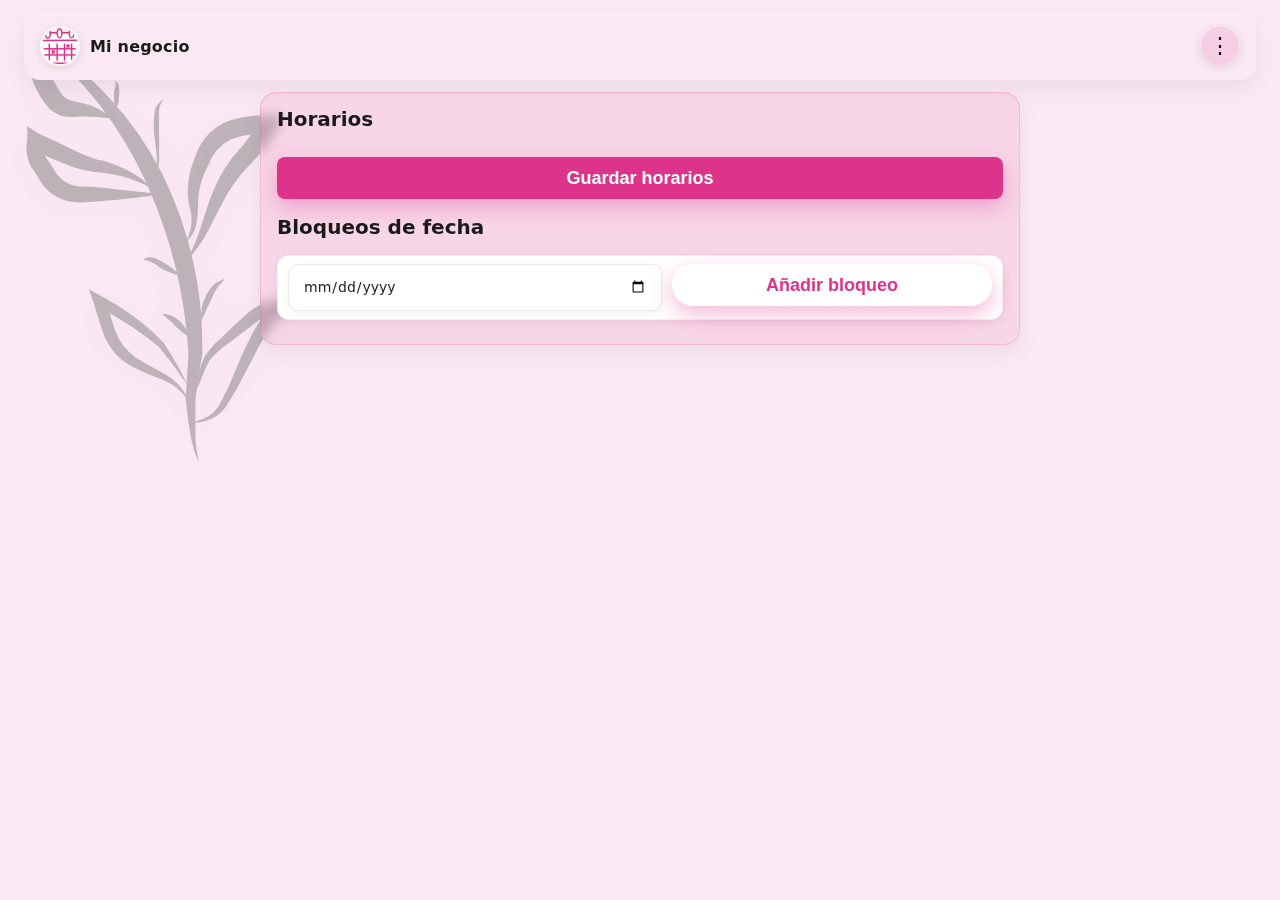
<file: horarios.html>
<!DOCTYPE html>
<html lang="es">
<head>
  <meta charset="UTF-8" />
  <meta name="viewport" content="width=device-width, initial-scale=1" />
  <title>Horarios y bloqueos</title>

  <link rel="stylesheet" href="./css/main.css" />
  <link rel="preconnect" href="https://fonts.googleapis.com">
  <link rel="preconnect" href="https://fonts.gstatic.com" crossorigin>
  <link href="https://fonts.googleapis.com/css2?family=Poppins:wght@400;600;700&display=swap" rel="stylesheet">


 
  
  <meta name="theme-color" content="#DD338B">
  <script src="/js/auth-guard.js"></script>
 
</head>
<body>
  <main class="phone">
    

    <div class="page-cover" id="pageCover" aria-hidden="true"></div>
    <img src="./assets/hojas.svg" alt="" aria-hidden="true" class="leaf leaf--tl">

    <div id="pageCover" class="page-cover" aria-hidden="true"></div>

    <header class="banner" id="banner">
      <div class="banner__row">
        <img id="bizLogo" class="avatar" src="./assets/logo.svg" alt="Logo" />
        <div class="banner__name" id="bizName">Mi negocio</div>

        <button id="menuBtn" class="menu-btn" aria-label="Menú" aria-haspopup="menu" aria-expanded="false">⋮</button>
        <nav id="menuPanel" class="menu-panel" hidden role="menu" aria-labelledby="menuBtn">
          <a role="menuitem" href="./agenda.html">Inicio</a>
          
          <a role="menuitem" href="./ganancias.html">Ingresos</a>
          <a role="menuitem" href="./servicios.html">Servicios</a>
          <a role="menuitem" href="./horarios.html">Horarios y bloqueos</a>
          <a role="menuitem" href="./configuracion.html">Configuración</a>
          <button role="menuitem" type="button" class="menu-logout" data-action="logout">Cerrar sesión</button>
        </nav>
      </div>
    </header>

    <section class="wrap">
      <h2 class="screen-title">Horarios</h2>
      <div id="hours" class="grid-rows"></div>

      <div class="actions">
        <button id="btnSaveHours" class="btn btn-primary" type="button">Guardar horarios</button>
      </div>

      <h2 class="screen-title" style="margin-top:16px">Bloqueos de fecha</h2>
      <div class="blocks">
        <div class="blocks__add">
          <input id="blockDate" class="input input--rect" type="date" />
          <button id="btnAddBlock" class="btn" type="button">Añadir bloqueo</button>
        </div>

        <div id="chips" class="blocks__chips"></div>
      </div>
    </section>

    <div id="toast" class="toast" hidden role="alert" aria-live="assertive"></div>
  </main>

  <script src="https://unpkg.com/@supabase/supabase-js@2"></script>
  <script src="./supabaseClient.js"></script>
  <script src="./js/horarios.js"></script> <!-- ¡LA NUEVA LÍNEA! -->

<script src="./js/main.js?v=1.3" defer></script>
</body>
</html>
</file>
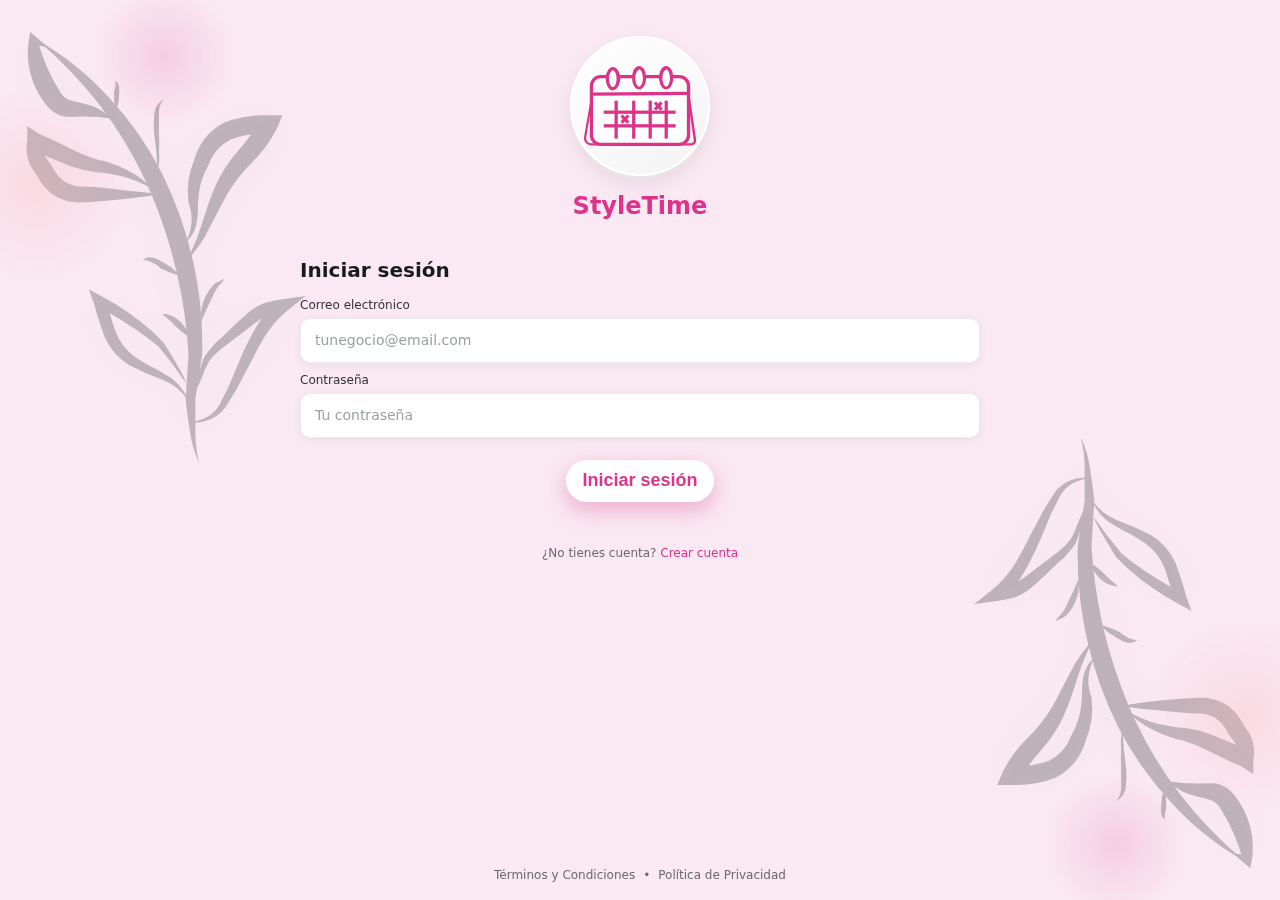
<file: login.html>
<!DOCTYPE html>
<html lang="es">
<head>
  <meta charset="UTF-8" />
  <meta name="viewport" content="width=device-width, initial-scale=1" />
  <title>StyleTime - Iniciar sesión</title>

  <link rel="preconnect" href="https://fonts.googleapis.com">
  <link rel="preconnect" href="https://fonts.gstatic.com" crossorigin>
  <link href="https://fonts.googleapis.com/css2?family=Poppins:wght@400;600;700&display=swap" rel="stylesheet">
  <link rel="stylesheet" href="./css/main.css" />
<!-- ===== PWA / APP INSTALABLE ===== -->
  
  <meta name="theme-color" content="#DD338B">
  
</head>
<body>
  <main class="phone">
    <!-- Hojas decorativas -->
    <img src="./assets/hojas.svg" alt="" aria-hidden="true" class="leaf leaf--tl">
    <img src="./assets/hojas.svg" alt="" aria-hidden="true" class="leaf leaf--br">

    <!-- Nubecitas -->
    <div class="bg-deco bg-deco--tl" aria-hidden="true"></div>
    <div class="bg-deco bg-deco--br" aria-hidden="true"></div>

    <!-- Header compacto -->
    <header class="hero hero--compact">
      <div class="logo-circle">
        <img src="./assets/logo.svg" alt="Logo StyleTime" class="logo-svg" />
      </div>
      <span class="brand">StyleTime</span>
    </header>

    <!-- Contenido -->
    <section class="screen">
      <h1 class="screen-title">Iniciar sesión</h1>

      <!-- 1) Damos id al form -->
      <form id="loginForm" class="form" action="#" method="post" novalidate>
        <div class="field">
          <label for="loginEmail" class="label">Correo electrónico</label>
          <!-- 2) Cambiamos ids a los que usa el script -->
          <input id="loginEmail" name="email" type="email" class="input"
                 placeholder="tunegocio@email.com"
                 autocomplete="email" required />
        </div>

        <div class="field">
          <label for="loginPass" class="label">Contraseña</label>
          <input id="loginPass" name="password" type="password" class="input"
                 placeholder="Tu contraseña"
                 autocomplete="current-password" required />
        </div>

        <div class="actions">
          <button type="submit" class="btn btn-outline">Iniciar sesión</button>
        </div>

        <!-- 3) Agregamos el contenedor de mensajes -->
        <p id="loginMsg" class="form-note"></p>

        <p class="form-note">
          ¿No tienes cuenta? <a href="./registro.html" class="link">Crear cuenta</a>
        </p>
      </form>
    </section>

    <footer class="legal">
      <a href="./terminos.html">Términos y Condiciones</a>
      <span>•</span>
      <a href="./privacidad.html">Política de Privacidad</a>
    </footer>

    <div id="toast" class="toast" hidden role="alert" aria-live="assertive"></div>
  </main>

  

  <!-- Orden correcto de scripts -->
  <script src="https://unpkg.com/@supabase/supabase-js@2"></script>
  <script src="./supabaseClient.js"></script>
  <script src="./js/login.js"></script> <!-- ¡LA NUEVA LÍNEA! -->

<script src="./js/main.js?v=1.3" defer></script>
</body>
</html>
</file>
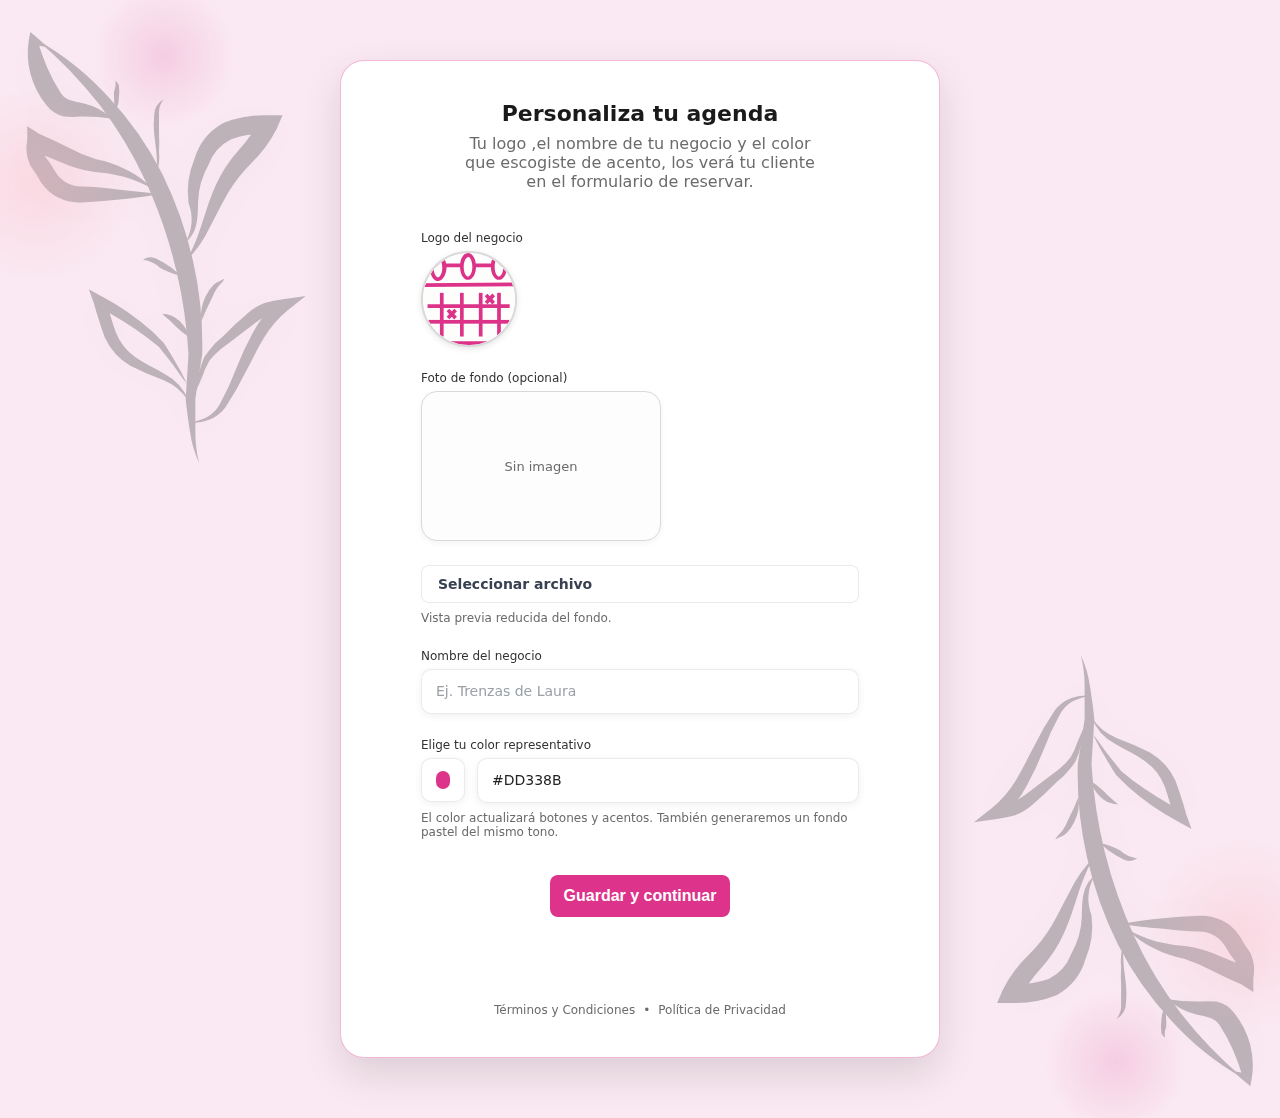
<file: personalizacion.html>
<!DOCTYPE html>
<html lang="es">
<head>
  <meta charset="UTF-8" />
  <meta name="viewport" content="width=device-width, initial-scale=1" />
  <title>StyleTime - Personaliza tu agenda</title>

  <link rel="preconnect" href="https://fonts.googleapis.com">
  <link rel="preconnect" href="https://fonts.gstatic.com" crossorigin>
  <link href="https://fonts.googleapis.com/css2?family=Poppins:wght@400;600;700&display=swap" rel="stylesheet">
  <link rel="stylesheet" href="./css/main.css" />


  <meta name="theme-color" content="#DD338B">
  <script src="/js/auth-guard.js"></script>
  
</head>

<body>
  

  <!-- Hemos cambiado la clase de <main> -->
  <main class="page-container">
    <!-- Las hojas y decoraciones no cambian -->
    <img src="./assets/hojas.svg" alt="" aria-hidden="true" class="leaf leaf--tl">
    <img src="./assets/hojas.svg" alt="" aria-hidden="true" class="leaf leaf--br">
    <div class="bg-deco bg-deco--tl" aria-hidden="true"></div>
    <div class="bg-deco bg-deco--br" aria-hidden="true"></div>

    <!-- NUEVO: Envolvemos el contenido en una tarjeta para el estilo de escritorio -->
    <div class="form-card">
      <section class="screen">
        <h1 class="screen-title">Personaliza tu agenda</h1>
        <p class="subtitle subtitle--muted">Tu logo ,el nombre de tu negocio  y el color que escogiste de acento, los verá tu cliente en el formulario de  reservar.</p>

        <form class="form" action="#" method="post" novalidate>
          <div class="field">
            <label class="label">Logo del negocio</label>
            <div class="customizer-row">
              <div class="logo-picker">
                <img id="logoPreview" src="./assets/logo.svg" alt="Logo del negocio" />
                <input type="file" id="logoInput" accept="image/*" />
              </div>
            </div>
          </div>

          <div class="field">
            <label class="label" for="bgInput">Foto de fondo (opcional)</label>
            <div class="bg-thumb" id="bgThumb">Sin imagen</div>
            <!-- NUEVO: Un label estilizado para el botón de subir archivo -->
            <label for="bgInput" class="btn-file-upload">
              Seleccionar archivo
            </label>
            <input type="file" id="bgInput" accept="image/*" /> <!-- Este se ocultará con CSS -->
            <small class="hint">Vista previa reducida del fondo.</small>
          </div>

          <div class="field">
            <label for="bizName" class="label">Nombre del negocio</label>
            <input id="bizName" name="biz_name" type="text" class="input" placeholder="Ej. Trenzas de Laura" />
          </div>

          <div class="field">
            <label class="label">Elige tu color representativo</label>
            <div class="customizer-row">
              <input type="color" id="colorPicker" class="input color-input" value="#DD338B" />
              <input type="text" id="hexInput" class="input" value="#DD338B" maxlength="9" />
            </div>
            <small class="hint">El color actualizará botones y acentos. También generaremos un fondo pastel del mismo tono.</small>
          </div>

          <div class="actions actions--spaced">
            <!-- CAMBIADO: De un enlace <a> a un botón <button> con una clase primaria -->
            <button type="button" class="btn btn-primary">Guardar y continuar</button>
          </div>
        </form>
      </section>

      <footer class="legal">
        <a href="./terminos.html">Términos y Condiciones</a>
        <span>•</span>
        <a href="./privacidad.html">Política de Privacidad</a>
      </footer>
    </div>
  </main>

  <div id="toast" class="toast" hidden role="alert" aria-live="assertive"></div>

  <script src="https://unpkg.com/@supabase/supabase-js@2"></script>
  <script src="./supabaseClient.js"></script>
  <script src="./js/personalizacion.js"></script>
  <script src="./js/main.js?v=1.3" defer></script>
</body>
</html>
</file>
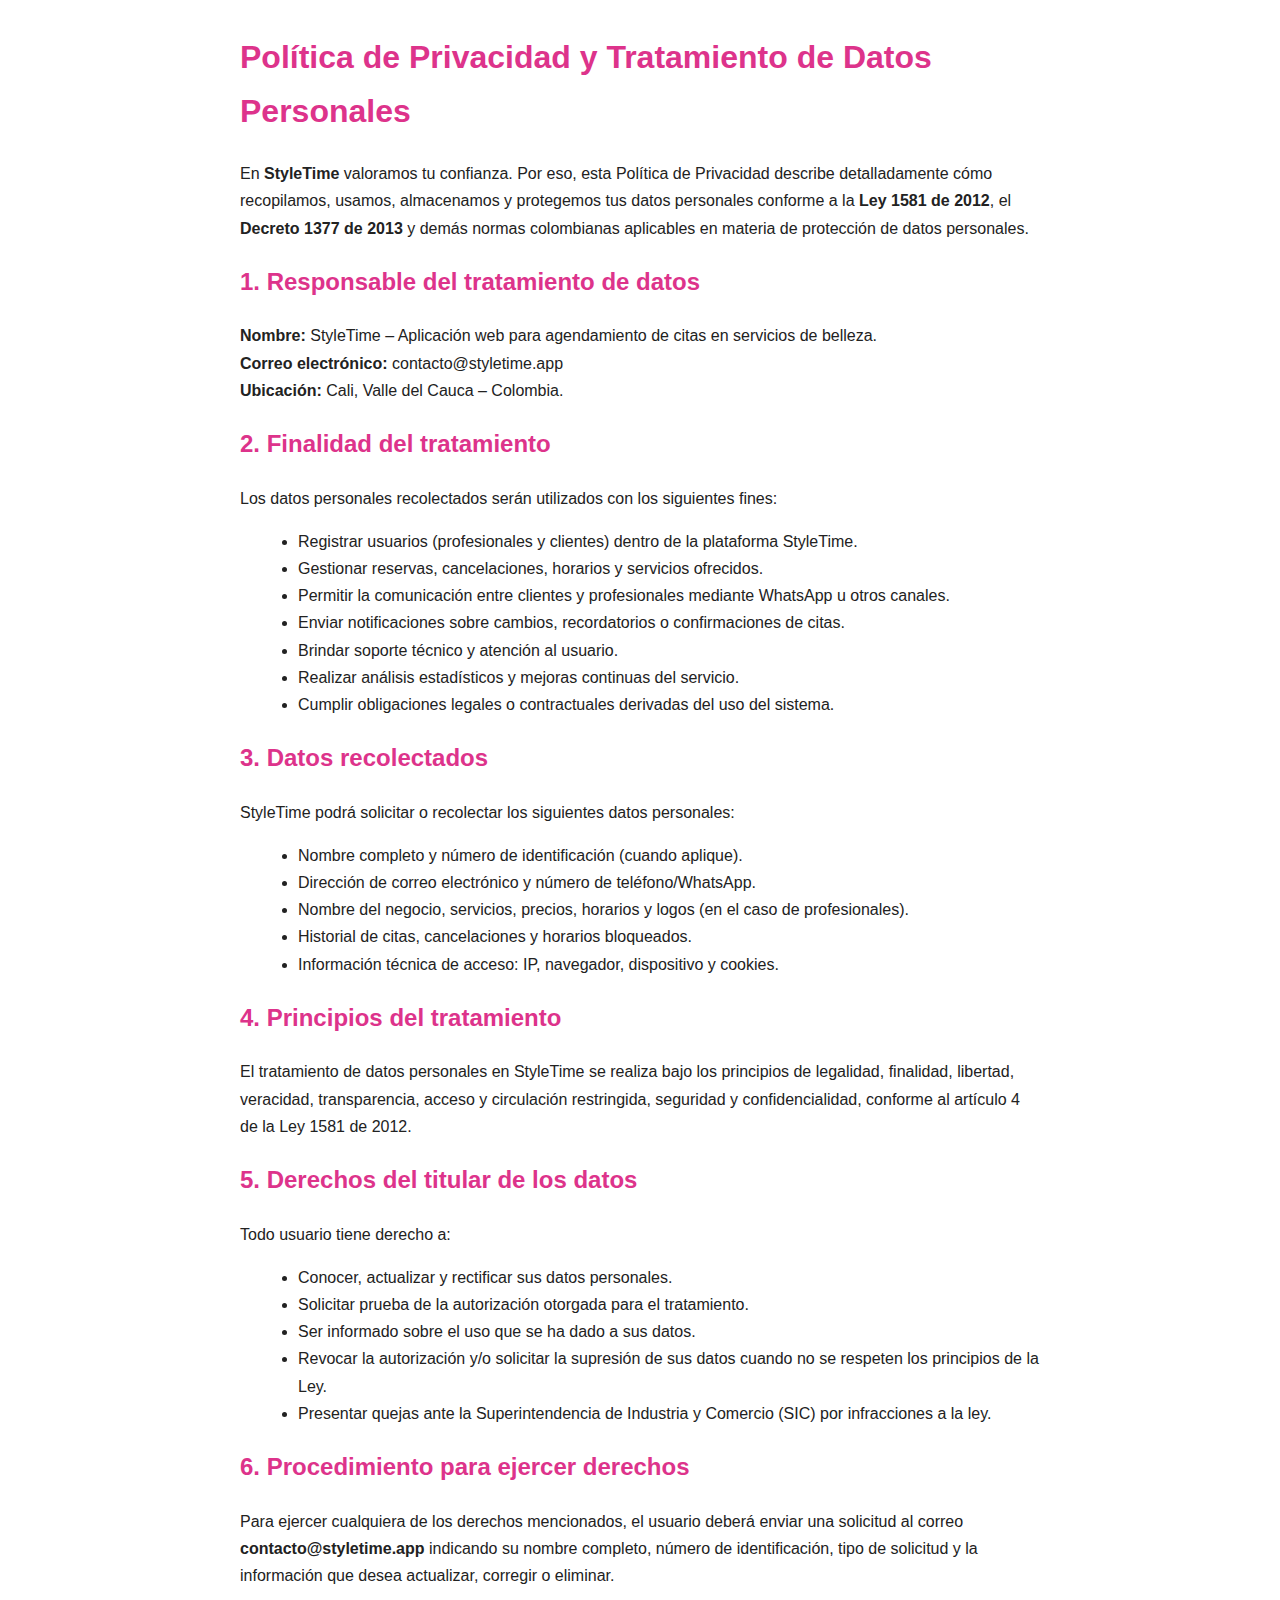
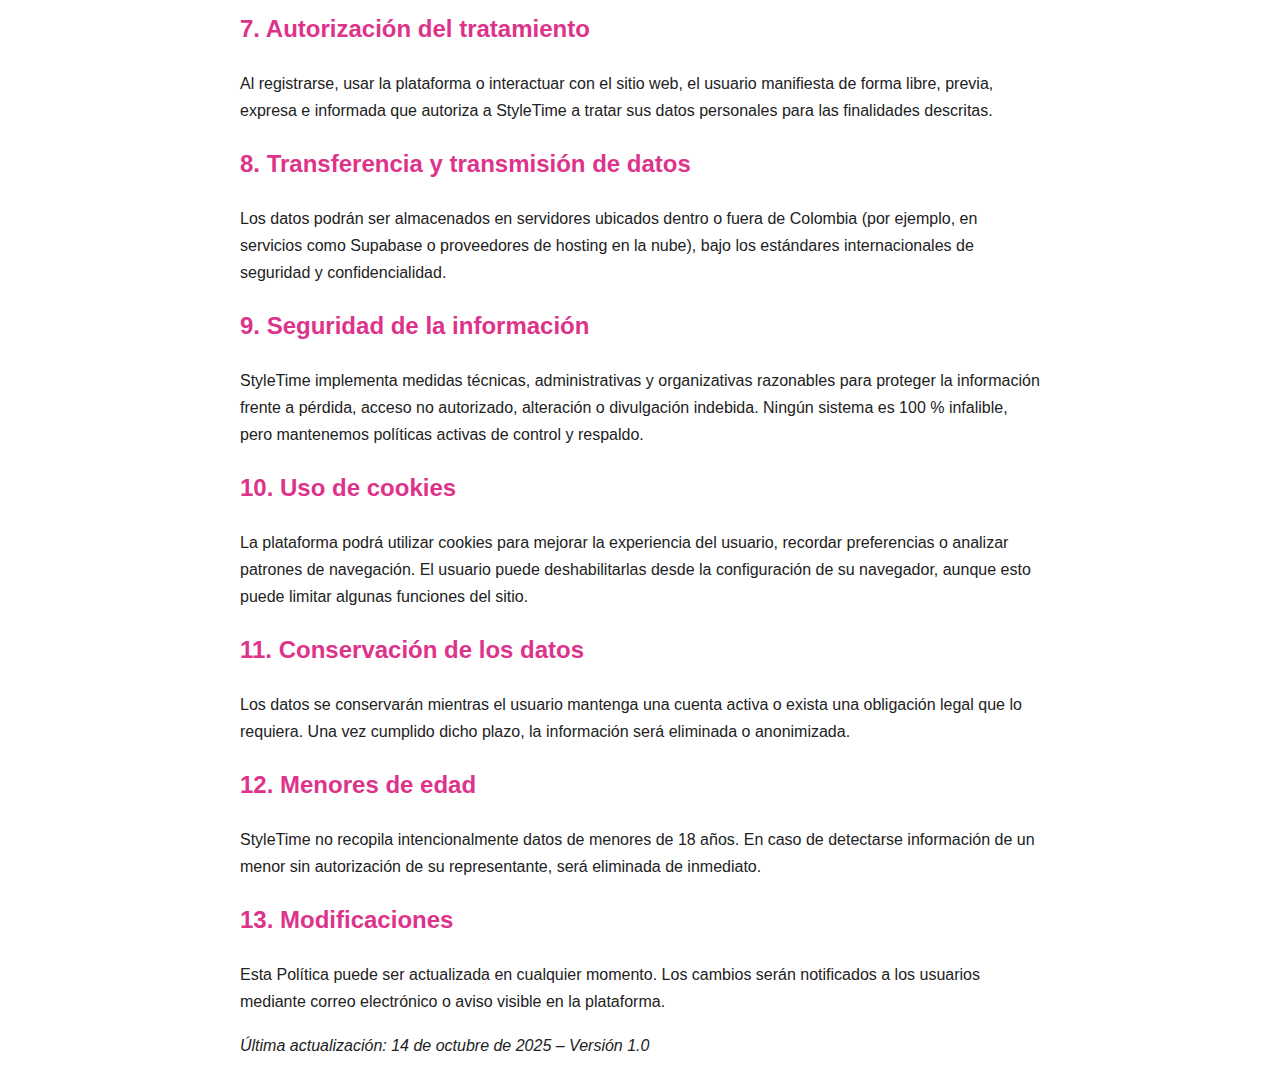
<file: privacidad.html>
<!DOCTYPE html>
<html lang="es">
<head>
  <meta charset="utf-8">
  <meta name="viewport" content="width=device-width,initial-scale=1">
  <title>Política de Privacidad | StyleTime Colombia</title>
  <link href="https://fonts.googleapis.com/css2?family=Poppins:wght@400;600&display=swap" rel="stylesheet">
  <style>
    body {
      font-family: "Poppins", Arial, sans-serif;
      max-width: 800px;
      margin: 30px auto;
      padding: 0 18px;
      line-height: 1.7;
      color: #222;
    }
    h1, h2 { color: #DD338B; }
    ul { margin-left: 18px; }
  </style>
</head>
<body>
  <h1>Política de Privacidad y Tratamiento de Datos Personales</h1>

  <p>En <strong>StyleTime</strong> valoramos tu confianza. Por eso, esta Política de Privacidad describe detalladamente cómo recopilamos, usamos, almacenamos y protegemos tus datos personales conforme a la <strong>Ley 1581 de 2012</strong>, el <strong>Decreto 1377 de 2013</strong> y demás normas colombianas aplicables en materia de protección de datos personales.</p>

  <h2>1. Responsable del tratamiento de datos</h2>
  <p><strong>Nombre:</strong> StyleTime – Aplicación web para agendamiento de citas en servicios de belleza.<br>
  <strong>Correo electrónico:</strong> contacto@styletime.app<br>
  <strong>Ubicación:</strong> Cali, Valle del Cauca – Colombia.</p>

  <h2>2. Finalidad del tratamiento</h2>
  <p>Los datos personales recolectados serán utilizados con los siguientes fines:</p>
  <ul>
    <li>Registrar usuarios (profesionales y clientes) dentro de la plataforma StyleTime.</li>
    <li>Gestionar reservas, cancelaciones, horarios y servicios ofrecidos.</li>
    <li>Permitir la comunicación entre clientes y profesionales mediante WhatsApp u otros canales.</li>
    <li>Enviar notificaciones sobre cambios, recordatorios o confirmaciones de citas.</li>
    <li>Brindar soporte técnico y atención al usuario.</li>
    <li>Realizar análisis estadísticos y mejoras continuas del servicio.</li>
    <li>Cumplir obligaciones legales o contractuales derivadas del uso del sistema.</li>
  </ul>

  <h2>3. Datos recolectados</h2>
  <p>StyleTime podrá solicitar o recolectar los siguientes datos personales:</p>
  <ul>
    <li>Nombre completo y número de identificación (cuando aplique).</li>
    <li>Dirección de correo electrónico y número de teléfono/WhatsApp.</li>
    <li>Nombre del negocio, servicios, precios, horarios y logos (en el caso de profesionales).</li>
    <li>Historial de citas, cancelaciones y horarios bloqueados.</li>
    <li>Información técnica de acceso: IP, navegador, dispositivo y cookies.</li>
  </ul>

  <h2>4. Principios del tratamiento</h2>
  <p>El tratamiento de datos personales en StyleTime se realiza bajo los principios de legalidad, finalidad, libertad, veracidad, transparencia, acceso y circulación restringida, seguridad y confidencialidad, conforme al artículo 4 de la Ley 1581 de 2012.</p>

  <h2>5. Derechos del titular de los datos</h2>
  <p>Todo usuario tiene derecho a:</p>
  <ul>
    <li>Conocer, actualizar y rectificar sus datos personales.</li>
    <li>Solicitar prueba de la autorización otorgada para el tratamiento.</li>
    <li>Ser informado sobre el uso que se ha dado a sus datos.</li>
    <li>Revocar la autorización y/o solicitar la supresión de sus datos cuando no se respeten los principios de la Ley.</li>
    <li>Presentar quejas ante la Superintendencia de Industria y Comercio (SIC) por infracciones a la ley.</li>
  </ul>

  <h2>6. Procedimiento para ejercer derechos</h2>
  <p>Para ejercer cualquiera de los derechos mencionados, el usuario deberá enviar una solicitud al correo <strong>contacto@styletime.app</strong> indicando su nombre completo, número de identificación, tipo de solicitud y la información que desea actualizar, corregir o eliminar.</p>

  <h2>7. Autorización del tratamiento</h2>
  <p>Al registrarse, usar la plataforma o interactuar con el sitio web, el usuario manifiesta de forma libre, previa, expresa e informada que autoriza a StyleTime a tratar sus datos personales para las finalidades descritas.</p>

  <h2>8. Transferencia y transmisión de datos</h2>
  <p>Los datos podrán ser almacenados en servidores ubicados dentro o fuera de Colombia (por ejemplo, en servicios como Supabase o proveedores de hosting en la nube), bajo los estándares internacionales de seguridad y confidencialidad.</p>

  <h2>9. Seguridad de la información</h2>
  <p>StyleTime implementa medidas técnicas, administrativas y organizativas razonables para proteger la información frente a pérdida, acceso no autorizado, alteración o divulgación indebida. Ningún sistema es 100 % infalible, pero mantenemos políticas activas de control y respaldo.</p>

  <h2>10. Uso de cookies</h2>
  <p>La plataforma podrá utilizar cookies para mejorar la experiencia del usuario, recordar preferencias o analizar patrones de navegación. El usuario puede deshabilitarlas desde la configuración de su navegador, aunque esto puede limitar algunas funciones del sitio.</p>

  <h2>11. Conservación de los datos</h2>
  <p>Los datos se conservarán mientras el usuario mantenga una cuenta activa o exista una obligación legal que lo requiera. Una vez cumplido dicho plazo, la información será eliminada o anonimizada.</p>

  <h2>12. Menores de edad</h2>
  <p>StyleTime no recopila intencionalmente datos de menores de 18 años. En caso de detectarse información de un menor sin autorización de su representante, será eliminada de inmediato.</p>

  <h2>13. Modificaciones</h2>
  <p>Esta Política puede ser actualizada en cualquier momento. Los cambios serán notificados a los usuarios mediante correo electrónico o aviso visible en la plataforma.</p>

  <p><em>Última actualización: 14 de octubre de 2025 – Versión 1.0</em></p>
</body>
</html>
</file>
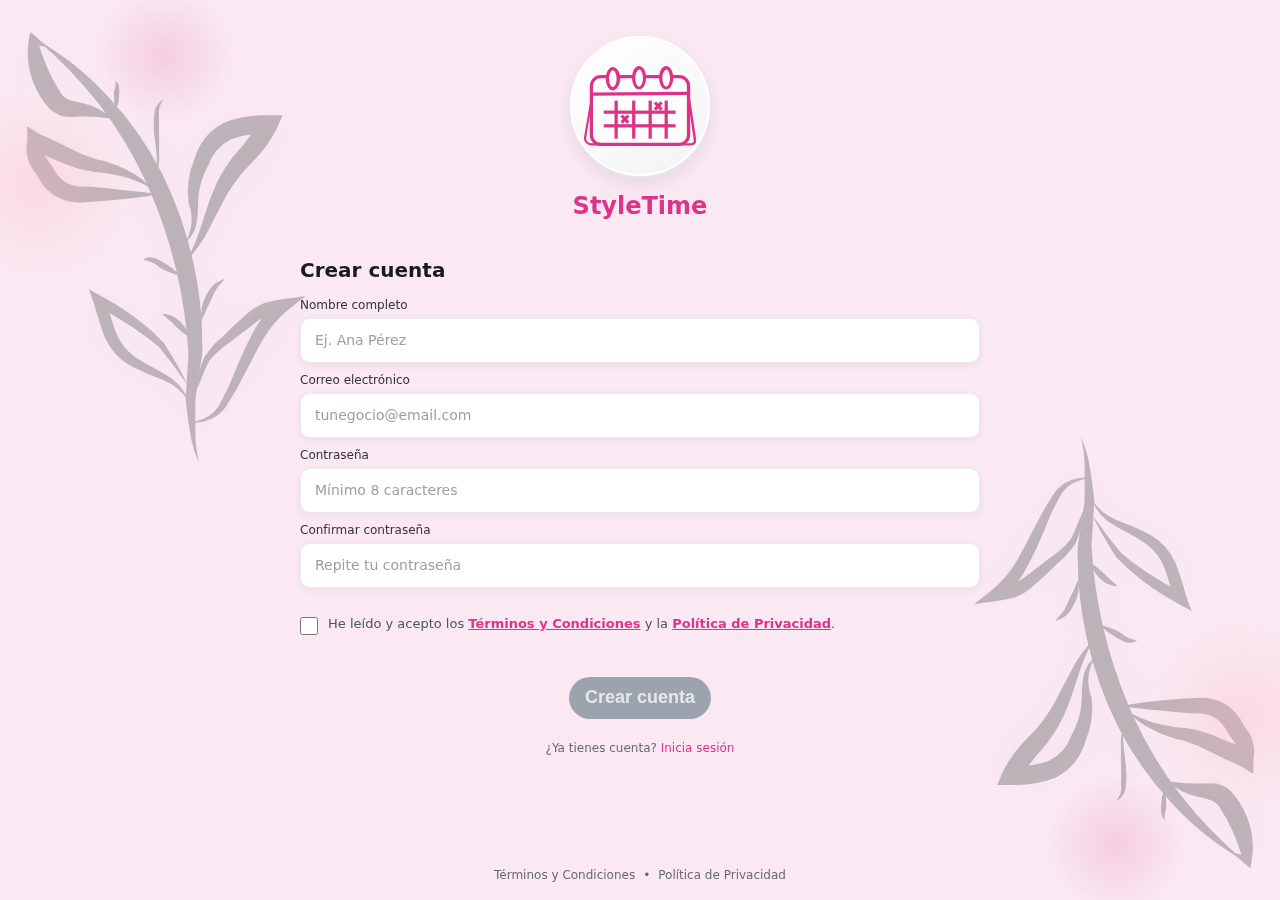
<file: registro.html>
<!DOCTYPE html>
<html lang="es">
<head>
  <meta charset="UTF-8" />
  <meta name="viewport" content="width=device-width, initial-scale=1" />
  <title>StyleTime - Crear cuenta</title>

  <link rel="preconnect" href="https://fonts.googleapis.com">
  <link rel="preconnect" href="https://fonts.gstatic.com" crossorigin>
  <link href="https://fonts.googleapis.com/css2?family=Poppins:wght@400;600;700&display=swap" rel="stylesheet">
  <link rel="stylesheet" href="./css/main.css" />

  <meta name="theme-color" content="#DD338B">
  
 
</head>
<body>
  <main class="phone">
    
    <div class="page-cover" id="pageCover" aria-hidden="true"></div>
    <img src="./assets/hojas.svg" alt="" aria-hidden="true" class="leaf leaf--tl">
    <img src="./assets/hojas.svg" alt="" aria-hidden="true" class="leaf leaf--br">
    <div class="bg-deco bg-deco--tl" aria-hidden="true"></div>
    <div class="bg-deco bg-deco--br" aria-hidden="true"></div>

    <header class="hero hero--compact">
      <div class="logo-circle">
        <img src="./assets/logo.svg" alt="Logo StyleTime" class="logo-svg" />
      </div>
      <span class="brand">StyleTime</span>
    </header>

    <section class="screen">
      <h1 class="screen-title">Crear cuenta</h1>
      <form id="signupForm" class="form" action="#" method="post" novalidate>
        <div class="field">
          <label for="full_name" class="label">Nombre completo</label>
          <input id="full_name" name="full_name" type="text" class="input" placeholder="Ej. Ana Pérez" />
        </div>
        <div class="field">
          <label for="email" class="label">Correo electrónico</label>
          <input id="email" name="email" type="email" class="input" placeholder="tunegocio@email.com" />
        </div>
        <div class="field">
          <label for="password" class="label">Contraseña</label>
          <input id="password" name="password" type="password" class="input" placeholder="Mínimo 8 caracteres" />
        </div>
        <div class="field">
          <label for="confirm" class="label">Confirmar contraseña</label>
          <input id="confirm" name="confirm" type="password" class="input" placeholder="Repite tu contraseña" />
        </div>

        <!-- ===== NUEVO CAMPO DE TÉRMINOS Y CONDICIONES ===== -->
        <div class="terms-field">
          <input type="checkbox" id="termsCheck" required>
          <label for="termsCheck">
            He leído y acepto los 
            <a href="./terminos.html" target="_blank" rel="noopener noreferrer">Términos y Condiciones</a> 
            y la 
            <a href="./privacidad.html" target="_blank" rel="noopener noreferrer">Política de Privacidad</a>.
          </label>
        </div>

        <div class="actions">
          <!-- ===== BOTÓN CON ID AÑADIDO ===== -->
          <button type="submit" id="registerBtn" class="btn btn-outline">Crear cuenta</button>
        </div>
        <p id="signupMsg" class="form-note">
          ¿Ya tienes cuenta? <a href="./login.html" class="link">Inicia sesión</a>
        </p>
      </form>
    </section>

    <footer class="legal">
      <a href="./terminos.html">Términos y Condiciones</a>
      <span>•</span>
      <a href="./privacidad.html">Política de Privacidad</a>
    </footer>
    <div id="toast" class="toast" hidden role="alert" aria-live="assertive"></div>
  </main>
  
  <script src="https://unpkg.com/@supabase/supabase-js@2"></script>
  <script src="./supabaseClient.js"></script>
  


<script src="./js/registro.js" defer></script>

<script src="./js/main.js?v=1.3" defer></script>
</body>
</html>
</file>
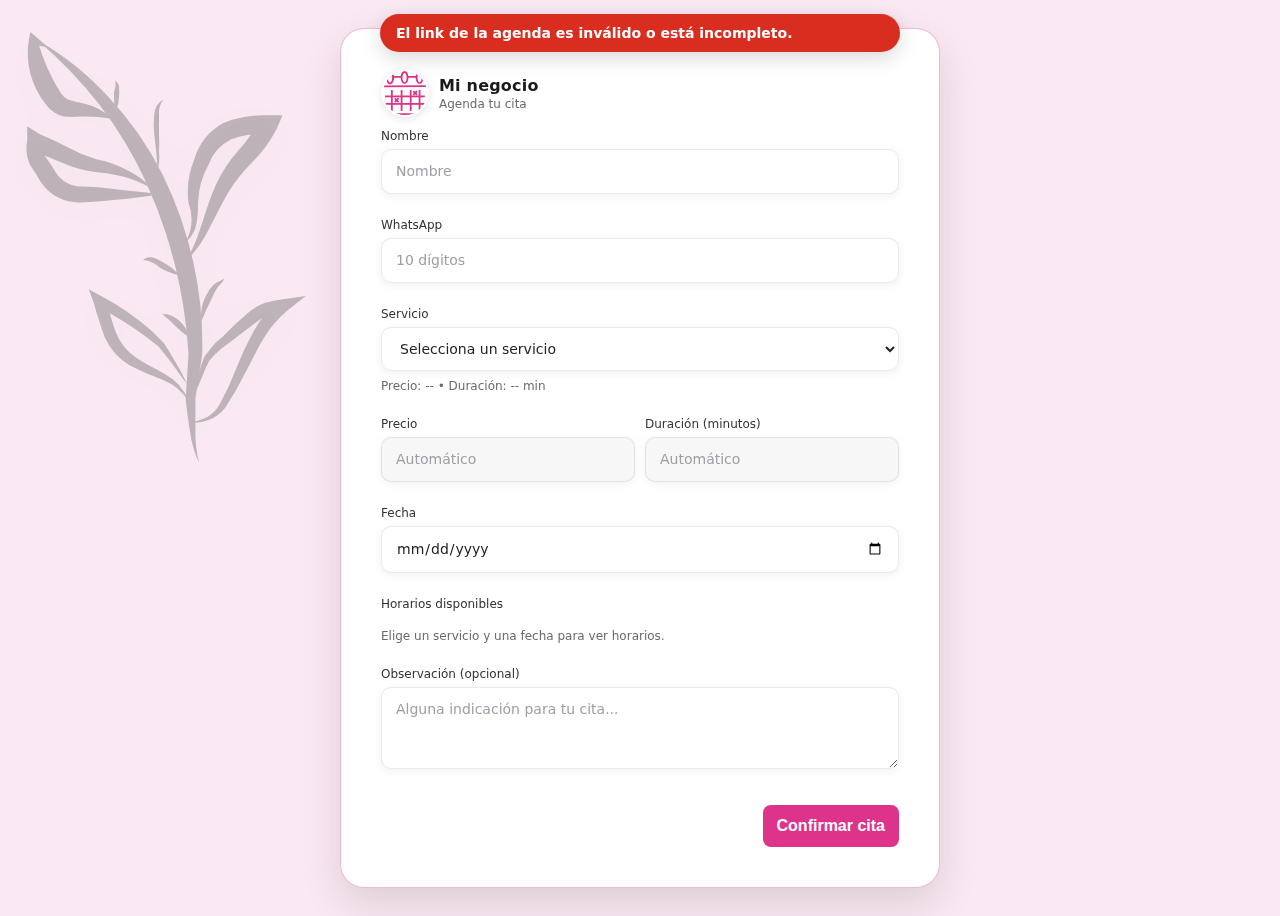
<file: reserva.html>
<!DOCTYPE html>
<html lang="es">
<head>
  <meta charset="UTF-8" />
  <meta name="viewport" content="width=device-width, initial-scale=1" />
  <title>Agenda tu cita</title>

  <link rel="preconnect" href="https://fonts.googleapis.com">
  <link rel="preconnect" href="https://fonts.gstatic.com" crossorigin>
  <link href="https://fonts.googleapis.com/css2?family=Poppins:wght@400;600;700&display=swap" rel="stylesheet">

  <link rel="stylesheet" href="./css/main.css" />


 
  <meta name="theme-color" content="#DD338B">
  
</head>
<body>
 <main class="phone">


    

    <div class="page-cover" id="pageCover" aria-hidden="true"></div>

    <img src="./assets/hojas.svg" alt="" aria-hidden="true" class="leaf leaf--tl">


    <div id="pageCover" class="page-cover" aria-hidden="true"></div>
    <section class="form-card">
      <header class="biz-head">
        <img id="bizLogo" class="biz-head__logo" src="./assets/logo.svg" alt="Logo" />
        <div>
          <div id="bizName" class="biz-head__name">Mi negocio</div>
          <div class="biz-head__subtitle">Agenda tu cita</div>
        </div>
      </header>
      <form id="bookingForm" class="form" autocomplete="off">
        <div class="field">
          <label class="label" for="custName">Nombre</label>
          <input id="custName" class="input" type="text" placeholder="Nombre" required />
        </div>
        <div class="field">
          <label class="label" for="wa">WhatsApp</label>
          <input id="wa" class="input" type="tel" inputmode="numeric" placeholder="10 dígitos" maxlength="10" />
        </div>
        <div class="field">
          <label class="label" for="serviceSel">Servicio</label>
          <select id="serviceSel" class="select" required>
            <option value="">Selecciona un servicio</option>
          </select>
          <div id="svcInfo" class="hint">Precio: -- • Duración: -- min</div>
        </div>
        <div class="row-2">
          <div class="field">
            <label class="label" for="price">Precio</label>
            <input id="price" class="input" type="text" readonly placeholder="Automático" />
          </div>
          <div class="field">
            <label class="label" for="duration">Duración (minutos)</label>
            <input id="duration" class="input" type="text" readonly placeholder="Automático" />
          </div>
        </div>
        <div class="field">
          <label class="label" for="date">Fecha</label>
          <input id="date" class="input" type="date" required />
        </div>
        <div class="field slot-section">
          <label class="label">Horarios disponibles</label>
          <div id="slotGrid" class="slot-grid"></div>
          <div id="slotHint" class="hint">Elige un servicio y una fecha para ver horarios.</div>
          <input id="timeVal" type="hidden" />
        </div>
        <div class="field">
          <label class="label" for="note">Observación (opcional)</label>
          <textarea id="note" class="textarea" rows="3" placeholder="Alguna indicación para tu cita..."></textarea>
        </div>
        <div class="actions">
          <button class="btn btn-primary" type="submit">Confirmar cita</button>
        </div>
      </form>
    </section>
    <div id="confirmBackdrop" class="modal-backdrop">
      <div class="modal">
        <h3>Cita Confirmada</h3>
        <div class="confirm-details">
          <div id="confirmDate">Día: 12 de septiembre</div>
          <div id="confirmTime">Hora: 5:00pm</div>
          <div id="confirmService">Servicio: Manicura</div>
        </div>
        <button id="confirmOk" class="btn btn-primary ok" type="button">¡Listo!</button>
      </div>
    </div>
    <div id="toast" class="toast" role="status" aria-live="polite"></div>
  </main>
  
  <script src="https://unpkg.com/@supabase/supabase-js@2"></script>
  <script src="./supabaseClient.js"></script>
  <script src="./js/reserva.js"></script> <!-- ¡LA NUEVA LÍNEA! -->

<script src="./js/main.js?v=1.3" defer></script>
</body>
</html>
</file>
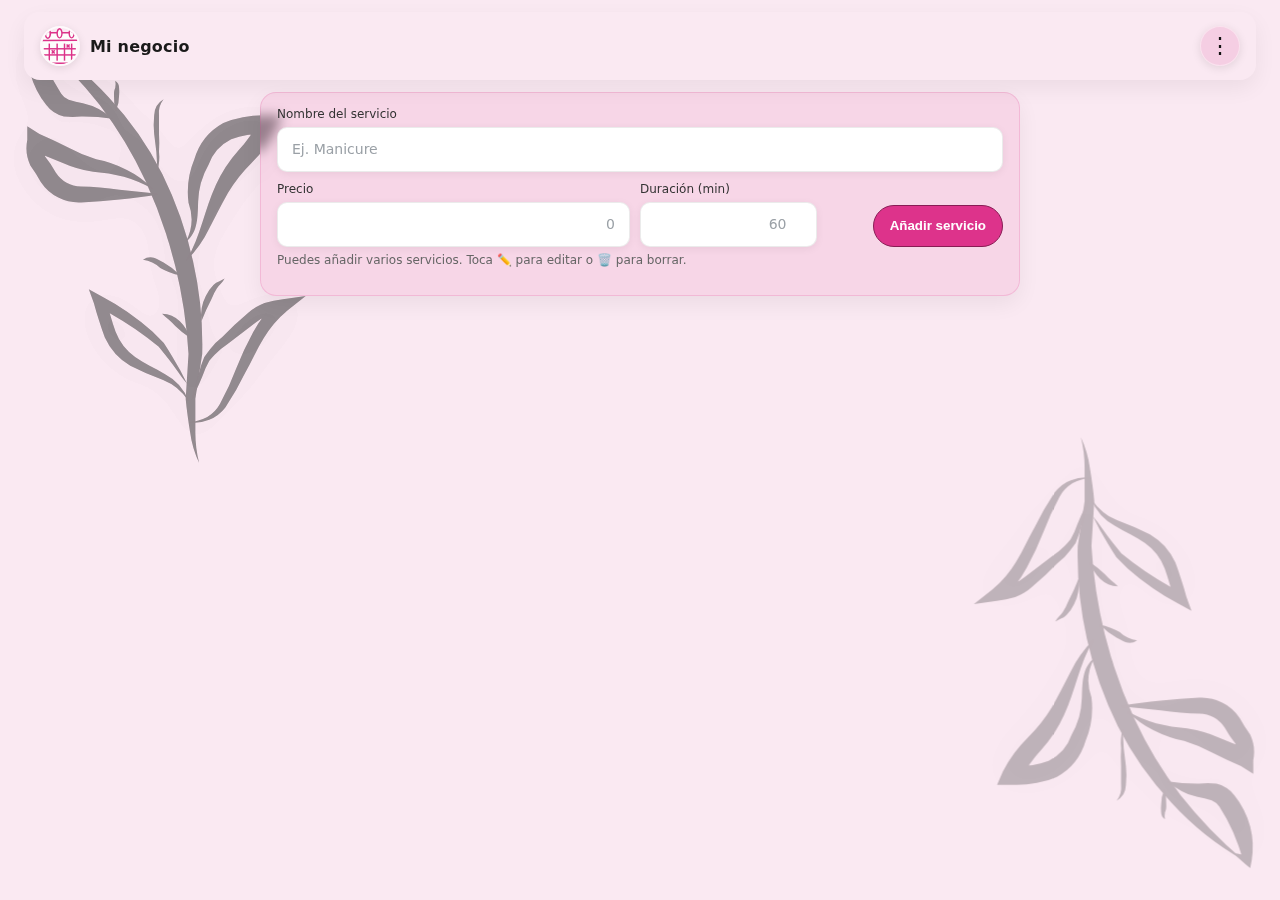
<file: servicios.html>
<!DOCTYPE html>
<html lang="es">
<head>
  <meta charset="UTF-8" />
  <meta name="viewport" content="width=device-width, initial-scale=1" />
  <title>Servicios</title>

  <link rel="stylesheet" href="./css/main.css" />
  <link rel="preconnect" href="https://fonts.googleapis.com">
  <link rel="preconnect" href="https://fonts.gstatic.com" crossorigin>
  <link href="https://fonts.googleapis.com/css2?family=Poppins:wght@400;600;700&display=swap" rel="stylesheet">


  <meta name="theme-color" content="#DD338B">
  <script src="/js/auth-guard.js"></script>
</head>
<body>
 <main class="phone">


   

    <div class="page-cover" id="pageCover" aria-hidden="true"></div>

    <img src="./assets/hojas.svg" alt="" aria-hidden="true" class="leaf leaf--tl">

    
    <!-- Fondo -->
    <div class="page-cover" id="pageCover" aria-hidden="true"></div>

    <!-- Hojas decorativas -->
    <img src="./assets/hojas.svg" alt="" aria-hidden="true" class="leaf leaf--tl">
    <img src="./assets/hojas.svg" alt="" aria-hidden="true" class="leaf leaf--br">

    <!-- Banner principal con menú -->
    <header class="banner" id="banner">
      <div class="banner__row">
        <img id="bizLogo" class="avatar" src="./assets/logo.svg" alt="Logo" />
        <div class="banner__name" id="bizName">Mi negocio</div>

        <button id="menuBtn" class="menu-btn" aria-label="Menú" aria-haspopup="menu" aria-expanded="false">⋮</button>
        <nav id="menuPanel" class="menu-panel" hidden role="menu" aria-labelledby="menuBtn">
          <a role="menuitem" href="./agenda.html">Inicio</a>
          
          <a role="menuitem" href="./ganancias.html">Ingresos</a>
          <a role="menuitem" href="./servicios.html">Servicios</a>
          <a role="menuitem" href="./horarios.html">Horarios y bloqueos</a>
          <a role="menuitem" href="./configuracion.html">Configuración</a>
          
          <button role="menuitem" type="button" class="menu-logout" data-action="logout">Cerrar sesión</button>
        </nav>
      </div>
    </header>

    <!-- EL ENCABEZADO DUPLICADO HA SIDO ELIMINADO -->

    <!-- Formulario para añadir/editar servicios -->
    <section class="svc-wrap">
      <div class="field">
        <label class="label">Nombre del servicio</label>
        <input id="svcName" class="input input--rect" type="text" placeholder="Ej. Manicure" />
      </div>

      <div class="svc-row svc-row--3" style="margin-top:10px">
        <div class="field">
          <label class="label">Precio</label>
          <input id="svcPrice" class="input input--rect right" type="text" inputmode="numeric" placeholder="0" />
        </div>
        <div class="field">
          <label class="label">Duración (min)</label>
          <input id="svcMin" class="input input--rect right" type="number" min="1" step="1" placeholder="60" />
        </div>
        <div class="field" style="align-self:end;">
          <div class="svc-actions">
            <button id="btnCancel" class="svc-btn" type="button" hidden>Cancelar</button>
            <button id="btnSave" class="svc-btn svc-btn--primary" type="button">Añadir servicio</button>
          </div>
        </div>
      </div>

      <div class="svc-note">Puedes añadir varios servicios. Toca ✏️ para editar o 🗑️ para borrar.</div>

      <!-- Lista de servicios existentes -->
      <div id="svcList" class="svc-list" style="margin-top:14px"></div>
    </section>

    <!-- Toast para notificaciones -->
    <div id="toast" class="toast" hidden role="alert" aria-live="assertive"></div>
  </main>

  <!-- Supabase -->
  <script src="https://unpkg.com/@supabase/supabase-js@2"></script>
  <script src="./supabaseClient.js"></script>
  <script src="./js/servicios.js"></script> <!-- ¡LA NUEVA LÍNEA! -->

<script src="./js/main.js?v=1.3" defer></script>
  
</body>
</html>
</file>
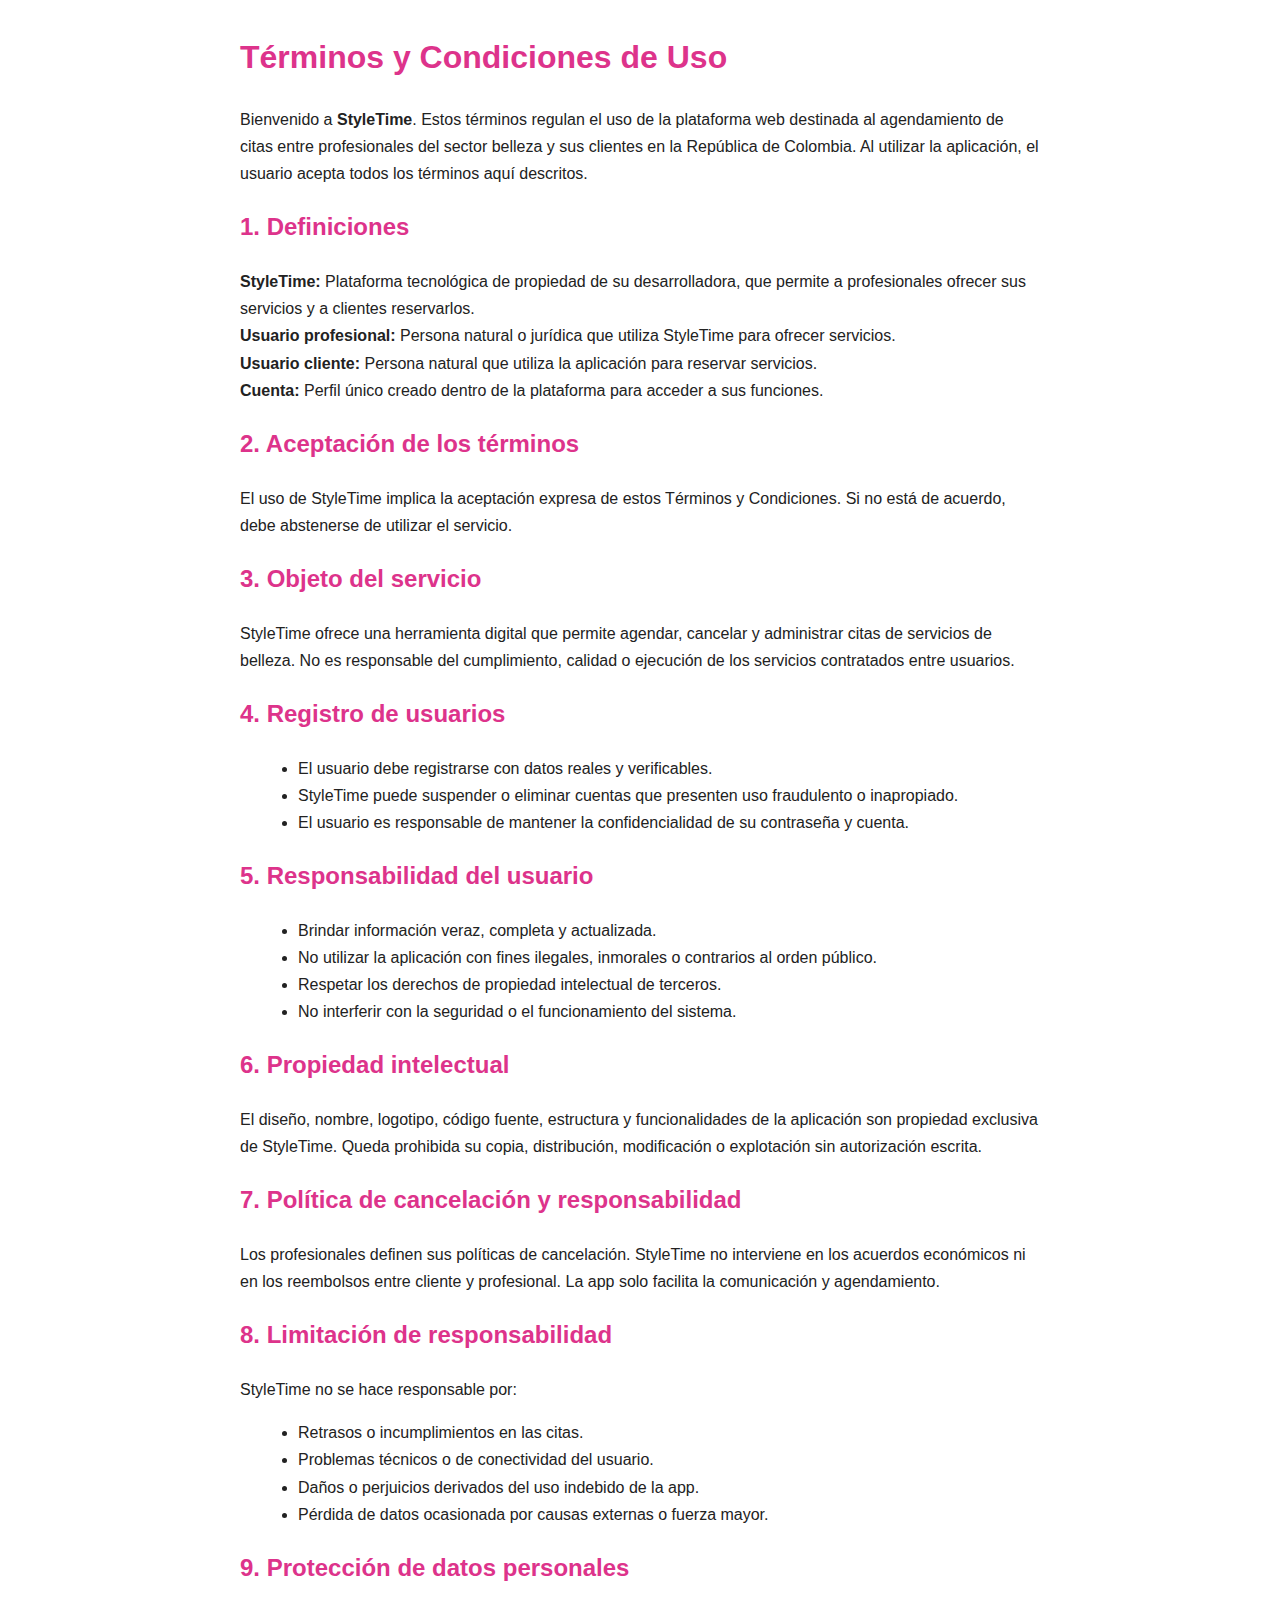
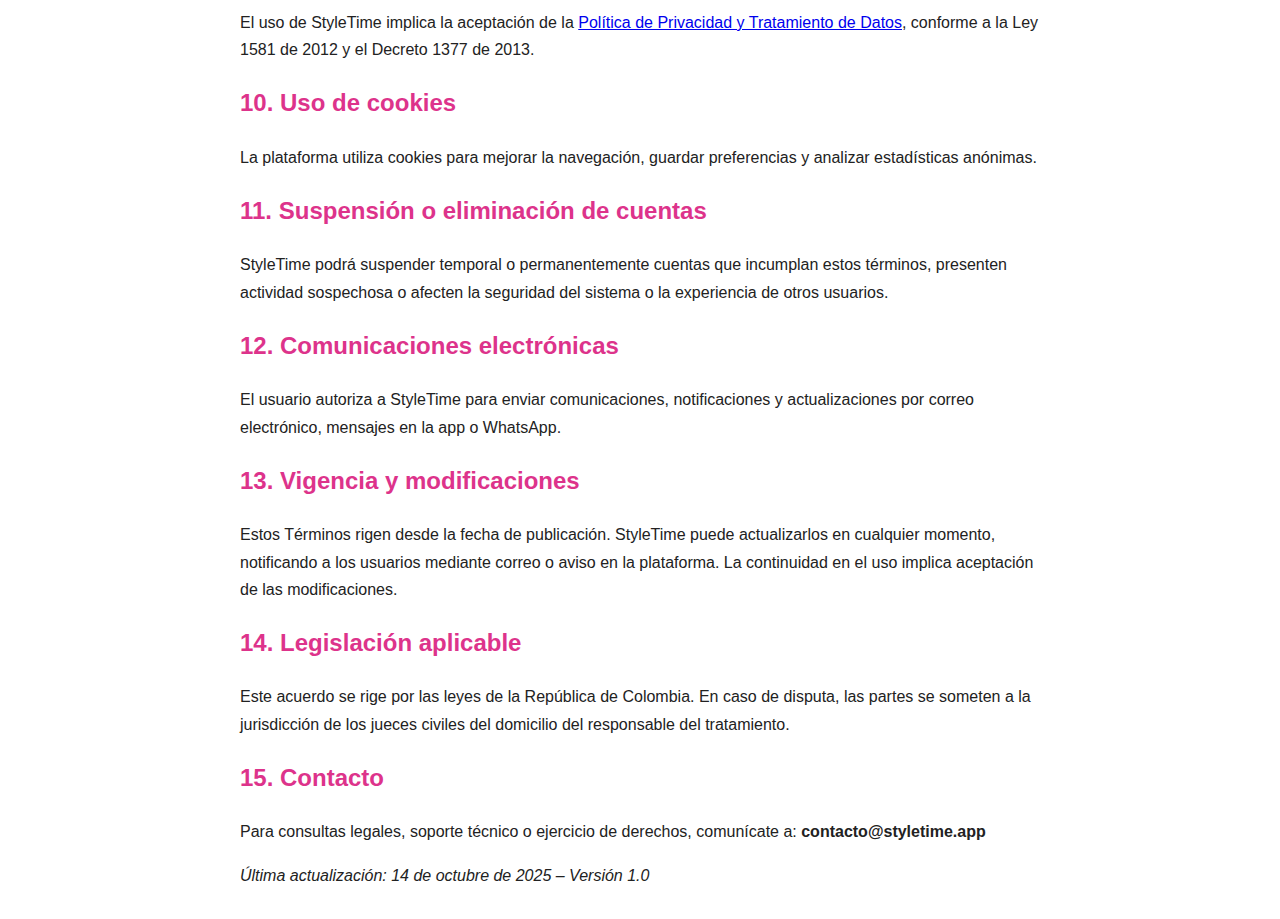
<file: terminos.html>
<!DOCTYPE html>
<html lang="es">
<head>
  <meta charset="utf-8">
  <meta name="viewport" content="width=device-width,initial-scale=1">
  <title>Términos y Condiciones | StyleTime Colombia</title>
  <link href="https://fonts.googleapis.com/css2?family=Poppins:wght@400;600&display=swap" rel="stylesheet">
  <style>
    body {
      font-family: "Poppins", Arial, sans-serif;
      max-width: 800px;
      margin: 30px auto;
      padding: 0 18px;
      line-height: 1.7;
      color: #222;
    }
    h1, h2 { color: #DD338B; }
    ul { margin-left: 18px; }
  </style>


<!-- ===== PWA / APP INSTALABLE ===== -->
  <link rel="manifest" href="/manifest.json">
  <meta name="theme-color" content="#DD338B">
  
</head>
<body>
  <h1>Términos y Condiciones de Uso</h1>

  <p>Bienvenido a <strong>StyleTime</strong>. Estos términos regulan el uso de la plataforma web destinada al agendamiento de citas entre profesionales del sector belleza y sus clientes en la República de Colombia. Al utilizar la aplicación, el usuario acepta todos los términos aquí descritos.</p>

  <h2>1. Definiciones</h2>
  <p><strong>StyleTime:</strong> Plataforma tecnológica de propiedad de su desarrolladora, que permite a profesionales ofrecer sus servicios y a clientes reservarlos.<br>
  <strong>Usuario profesional:</strong> Persona natural o jurídica que utiliza StyleTime para ofrecer servicios.<br>
  <strong>Usuario cliente:</strong> Persona natural que utiliza la aplicación para reservar servicios.<br>
  <strong>Cuenta:</strong> Perfil único creado dentro de la plataforma para acceder a sus funciones.</p>

  <h2>2. Aceptación de los términos</h2>
  <p>El uso de StyleTime implica la aceptación expresa de estos Términos y Condiciones. Si no está de acuerdo, debe abstenerse de utilizar el servicio.</p>

  <h2>3. Objeto del servicio</h2>
  <p>StyleTime ofrece una herramienta digital que permite agendar, cancelar y administrar citas de servicios de belleza. No es responsable del cumplimiento, calidad o ejecución de los servicios contratados entre usuarios.</p>

  <h2>4. Registro de usuarios</h2>
  <ul>
    <li>El usuario debe registrarse con datos reales y verificables.</li>
    <li>StyleTime puede suspender o eliminar cuentas que presenten uso fraudulento o inapropiado.</li>
    <li>El usuario es responsable de mantener la confidencialidad de su contraseña y cuenta.</li>
  </ul>

  <h2>5. Responsabilidad del usuario</h2>
  <ul>
    <li>Brindar información veraz, completa y actualizada.</li>
    <li>No utilizar la aplicación con fines ilegales, inmorales o contrarios al orden público.</li>
    <li>Respetar los derechos de propiedad intelectual de terceros.</li>
    <li>No interferir con la seguridad o el funcionamiento del sistema.</li>
  </ul>

  <h2>6. Propiedad intelectual</h2>
  <p>El diseño, nombre, logotipo, código fuente, estructura y funcionalidades de la aplicación son propiedad exclusiva de StyleTime. Queda prohibida su copia, distribución, modificación o explotación sin autorización escrita.</p>

  <h2>7. Política de cancelación y responsabilidad</h2>
  <p>Los profesionales definen sus políticas de cancelación. StyleTime no interviene en los acuerdos económicos ni en los reembolsos entre cliente y profesional. La app solo facilita la comunicación y agendamiento.</p>

  <h2>8. Limitación de responsabilidad</h2>
  <p>StyleTime no se hace responsable por:</p>
  <ul>
    <li>Retrasos o incumplimientos en las citas.</li>
    <li>Problemas técnicos o de conectividad del usuario.</li>
    <li>Daños o perjuicios derivados del uso indebido de la app.</li>
    <li>Pérdida de datos ocasionada por causas externas o fuerza mayor.</li>
  </ul>

  <h2>9. Protección de datos personales</h2>
  <p>El uso de StyleTime implica la aceptación de la <a href="./privacidad.html" target="_blank">Política de Privacidad y Tratamiento de Datos</a>, conforme a la Ley 1581 de 2012 y el Decreto 1377 de 2013.</p>

  <h2>10. Uso de cookies</h2>
  <p>La plataforma utiliza cookies para mejorar la navegación, guardar preferencias y analizar estadísticas anónimas.</p>

  <h2>11. Suspensión o eliminación de cuentas</h2>
  <p>StyleTime podrá suspender temporal o permanentemente cuentas que incumplan estos términos, presenten actividad sospechosa o afecten la seguridad del sistema o la experiencia de otros usuarios.</p>

  <h2>12. Comunicaciones electrónicas</h2>
  <p>El usuario autoriza a StyleTime para enviar comunicaciones, notificaciones y actualizaciones por correo electrónico, mensajes en la app o WhatsApp.</p>

  <h2>13. Vigencia y modificaciones</h2>
  <p>Estos Términos rigen desde la fecha de publicación. StyleTime puede actualizarlos en cualquier momento, notificando a los usuarios mediante correo o aviso en la plataforma. La continuidad en el uso implica aceptación de las modificaciones.</p>

  <h2>14. Legislación aplicable</h2>
  <p>Este acuerdo se rige por las leyes de la República de Colombia. En caso de disputa, las partes se someten a la jurisdicción de los jueces civiles del domicilio del responsable del tratamiento.</p>

  <h2>15. Contacto</h2>
  <p>Para consultas legales, soporte técnico o ejercicio de derechos, comunícate a: <strong>contacto@styletime.app</strong></p>

  <p><em>Última actualización: 14 de octubre de 2025 – Versión 1.0</em></p>
</body>
</html>
</file>
<file: css/main.css>
/* ========= Design Tokens (tipografías, colores, espaciado) ========= */
:root {
  --font-sans: "Poppins", system-ui, -apple-system, Segoe UI, Roboto, Arial, sans-serif;

  --brand: #DD338B;
  --brand-rgb: 221 51 139;

  --bg:      #FAE9F2;
  --surface: #FFFFFF;
  --text:    #111111;
  --muted:   #6B6B6B;
  --border:  #D9D9D9;
  --shadow:  0 4px 12px rgba(0,0,0,.08);

  --radius: 12px;
  --elev-1: 0 2px 0 #dbdada, 0 4px 12px rgba(0,0,0,.08);
  --elev-2: 0 2px 0 #e6e6e6, 0 8px 20px rgba(0,0,0,.08);

  --space-1: 8px;
  --space-2: 12px;
  --space-3: 16px;
  --space-4: 20px;
  --space-5: 24px;
}

/* ========= Reset ========= */
* { box-sizing: border-box; margin: 0; padding: 0; }
html, body { height: 100%; }

body {
  font-family: var(--font-sans);
  background: #f3f3f3;
  display: grid;
  place-items: center;
  color: var(--text);
}

/* ========= Lienzo ========= */
.phone {
  position: relative;
  width: 100%;
  max-width: 420px;
  min-height: 100vh;
  margin: 0 auto;
  background: var(--bg);
  overflow-x: hidden;
  overflow-y: auto;
  border-radius: 0;

  padding-left: 12px;
  padding-right: 12px;

  padding-left: max(12px, env(safe-area-inset-left));
  padding-right: max(12px, env(safe-area-inset-right));
}

/* ========= Nubecitas ========= */
.bg-deco {
  position: absolute;
  width: 240px; height: 240px;
  background:
    radial-gradient(120px 120px at 70% 30%, rgba(var(--brand-rgb) / 0.15), transparent 60%),
    radial-gradient(160px 160px at 30% 70%, rgba(255, 182, 193, 0.30), transparent 60%);
  filter: blur(0.2px);
  pointer-events: none;
}
.bg-deco--tl { top: -40px; left: -60px; }
.bg-deco--br { bottom: -40px; right: -60px; transform: rotate(180deg); }

/* ========= Hojas ========= */
.leaf{
  position: absolute;
  width: 180px;
  height: auto;
  opacity: .55;
  pointer-events: none;
  z-index: 0;
  filter: drop-shadow(0 2px 4px rgba(0,0,0,.05));
}
.leaf--tl{ top: -10px; left: -6px; }
.leaf--br{ bottom: -12px; right: -8px; transform: rotate(180deg); }

/* ========= Hero (común) ========= */
.hero{
  padding: var(--space-5) var(--space-5) var(--space-4);
  text-align: center;
  position: relative;
  z-index: 1;
}
.hero--compact{ padding: var(--space-5) var(--space-5) var(--space-2); }

/* ===== Logo en header (index / registro / login) ===== */
.logo-circle{
  width: 120px; height: 120px;
  margin: 0 auto var(--space-1);
  border-radius: 999px; overflow: hidden;
  display: grid; place-items: center;
  background: linear-gradient(145deg, var(--surface), #f3f3f3);
  box-shadow: var(--elev-2);
  border: 2px solid var(--surface);
}
.logo-svg { width: 96px; height: 96px; display: block; }

/* (opcional) mini variante, si la usas en otras pantallas */
.logo-mini{
  width: 64px; height: 64px;
  border-radius: 999px; overflow: hidden;
  display: grid; place-items: center;
  background: linear-gradient(145deg, var(--surface), #f3f3f3);
  box-shadow: var(--elev-2);
  border: 2px solid var(--surface);
}
.logo-mini .logo-svg{ width: 46px; height: 46px; }

/* Marca */
.brand {
  display: inline-block;
  margin-top: var(--space-1);
  font-size: 20px; font-weight: 600;
  color: var(--brand);
}

/* Título/subtítulo (inicio) */
.title {
  margin-top: var(--space-1);
  font-weight: 700; font-size: 36px; letter-spacing: .2px;
  color: var(--text);
}
.subtitle { margin-top: var(--space-1); color: var(--muted); font-size: 14px; }
.subtitle--muted { color: var(--muted); }

/* ========= Botones ========= */
.actions {
  margin-top: var(--space-4);
  display: grid; gap: var(--space-3);
 
  position: relative; 
  z-index: 2;
}
.btn{
  min-width: 220px;
  display: inline-block; text-decoration: none; text-align: center;
  font-size: 16px; padding: 10px 18px;
  border-radius: var(--radius);
  transition: transform .05s ease, box-shadow .2s ease, background .2s ease, border-color .2s ease;
  background: transparent;
  border: 1.5px solid rgba(var(--brand-rgb) / .7);
  color: var(--brand);
  box-shadow: 0 2px 0 rgba(0,0,0,.08);
}
.btn:hover { transform: translateY(-1px); border-color: rgba(var(--brand-rgb) / .95); }
.btn:active { transform: translateY(0); }
.btn-primary { color: var(--brand); }
.btn-outline { color: var(--brand); }

/* Regla específica para centrar los botones del Hero en index.html */
.hero > .actions {
  justify-items: center;
}

/* ========= Footer ========= */
.legal {
  position: absolute; bottom: 14px; left: 0; right: 0;
  display: flex; gap: 8px; justify-content: center;
  font-size: 12px; color: var(--muted);
}
.legal a { color: var(--muted); text-decoration: none; }
.legal a:hover { text-decoration: underline; }

/* ========= Formularios ========= */
.screen{
  position: relative; z-index: 1;
  padding: 0 var(--space-5) var(--space-5);
  max-width: 100%;
}
.screen-title{
  margin: 0 0 var(--space-3);
  font-size: 18px; font-weight: 600; color: var(--text);
  text-align: left;
}

.form{ display: grid; gap: var(--space-3); }
.field{ display: grid; gap: var(--space-1); }
.label{ font-size: 13px; color: var(--text); text-align: left; }

.input{
  width: 100%; font-size: 15px; padding: 12px 16px;
  border-radius: 999px; border: 1px solid var(--border);
  background: var(--surface); color: var(--text);
  outline: none; box-shadow: 0 2px 8px rgba(0,0,0,.06);
  transition: border-color .2s ease, box-shadow .2s ease;
}
.input::placeholder{ color: #b0b0b0; }
.input:focus{ border-color: rgba(var(--brand-rgb) / .70); box-shadow: 0 0 0 3px rgba(var(--brand-rgb) / .18); }

.form .actions{ margin-top: var(--space-2); display: grid; justify-items: center; }
.form .actions .btn{ min-width: 100%; max-width: 100%; }

.form-note{ margin-top: var(--space-2); font-size: 12px; color: var(--muted); text-align: center; }
.link{ color: var(--brand); text-decoration: none; }
.link:hover{ text-decoration: underline; }

/* ====== Controles de la pantalla de personalización ====== */

/* Avatar circular tipo Instagram SOLO para personalización */
.logo-picker {
  position: relative;
  width: 110px;
  height: 110px;
  border-radius: 50%;
  overflow: hidden;
  border: 2px solid var(--border);
  box-shadow: 0 2px 6px rgba(0, 0, 0, 0.05);
  display: grid;
  place-items: center;
  cursor: pointer;
}
.logo-picker img {
  width: 100%;
  height: 100%;
  object-fit: cover;
  object-position: center;
  border-radius: 50%;
  transition: transform 0.2s ease;
}
.logo-picker:hover img { transform: scale(1.05); }
.logo-picker input[type="file"] {
  position: absolute; inset: 0; opacity: 0; cursor: pointer;
}

/* Miniatura de fondo real (sin recorte) */
.bg-thumb {
  width: 150px;
  height: 150px;
  border-radius: 12px;
  border: 1px solid var(--border);
  overflow: hidden;
  background-color: #fff4f7;
  background-size: contain;
  background-position: center;
  background-repeat: no-repeat;
  display: flex;
  align-items: center;
  justify-content: center;
  font-size: 13px;
  color: var(--muted);
  box-shadow: 0 2px 6px rgba(0, 0, 0, 0.05);
}

/* Esta pantalla: un poco más de aire */
.screen--top{ padding-top: 28px; }
.screen--spacious{ padding-bottom: 160px; }
.actions--spaced{ margin-top: 10px; margin-bottom: 22px; }
.legal--raised{ bottom: 20px; }

/* ========= Responsive ========= */
@media (min-width: 768px){
  .phone{ max-width: 560px; border-radius: 16px; }

  .hero{ padding: 32px 32px 24px; }
  .logo-circle{ width: 132px; height: 132px; }
  .logo-svg{ width: 104px; height: 104px; }
  .brand{ font-size: 22px; }
  .title{ font-size: 42px; }
  .subtitle{ font-size: 15px; }

  .actions{ gap: 16px; }
  .btn{ min-width: 260px; font-size: 17px; padding: 12px 20px; }

  .screen{ padding: 0 32px 32px; }
  .screen-title{ font-size: 20px; }
  .input{ font-size: 16px; padding: 14px 18px; }
  .form{ gap: 18px; }
}

@media (min-width: 992px){
  body{
    display: grid;
    place-items: start center;
  }

  .phone{ max-width: none; width: 100%; border-radius: 0; }

  .hero, .screen, .legal{
    max-width: 760px;
    margin-left: auto; margin-right: auto;
    padding-left: 40px; padding-right: 40px;
  }

  .hero{ padding-top: 36px; padding-bottom: 28px; }
  .logo-circle{ width: 140px; height: 140px; }
  .logo-svg{ width: 112px; height: 112px; }
  .brand{ font-size: 24px; }
  .title{ font-size: 48px; }
  .subtitle{ font-size: 16px; }

  .btn{ min-width: 320px; font-size: 18px; padding: 14px 22px; }

  .leaf{
    width: clamp(220px, 22vw, 520px);
    opacity: .5;
    filter: drop-shadow(0 6px 18px rgba(0,0,0,.08));
  }
  .leaf--tl{ top: 2.5vw; left: 2vw; transform: none; }
  .leaf--br{ bottom: 2.5vw; right: 2vw; transform: rotate(180deg); }

  .bg-deco{ width: 320px; height: 320px; }

  .screen--top{ padding-top: 48px; }
}

@media (min-width: 1400px){
  .hero, .screen, .legal{ max-width: 880px; }

  .leaf{
    width: clamp(260px, 20vw, 560px);
    opacity: .48;
  }
  .leaf--tl{ top: 40px; left: 40px; }
  .leaf--br{ bottom: 40px; right: 40px; }
}

@media (min-height: 740px){
  .legal{ bottom: 18px; }
}

/* ===== Ajustes firmes para la pantalla de edición ===== */
.phone--edit .screen{
  padding-top: 36px;
  padding-left: 24px;
  padding-right: 24px;
  padding-bottom: 160px;
}
@media (max-width: 360px){
  .phone--edit .screen{ padding-left: 28px; padding-right: 28px; }
}
@media (min-width: 768px){
  .phone--edit .screen{
    padding-top: 40px; padding-left: 36px; padding-right: 36px; padding-bottom: 170px;
  }
}
@media (min-width: 992px){
  .phone--edit .screen{
    padding-top: 48px; padding-left: 44px; padding-right: 44px; padding-bottom: 180px;
  }
}

/* ==== “1 solo scroll” (opcional, igual que tenías) ==== */
body{
  display: flex !important;
  justify-content: center !important;
  align-items: flex-start !important;
  min-height: 100dvh !important;
  overflow-y: auto !important;
}
.phone{
  overflow-x: hidden !important;
  overflow-y: visible !important;
  min-height: 100%;
}
@media (min-width: 992px){
  body{
    display: flex !important;
    justify-content: center !important;
    align-items: flex-start !important;
  }
}
/* === FIX: picker de color compacto === */
.customizer-row {
  display: flex;
  gap: 12px;
  align-items: center;
}

/* El swatch debe *romper* el width:100% de .input */
.color-input{
  width: 44px !important;      /* tamaño del cuadrado */
  min-width: 44px;
  height: 44px;
  padding: 0;
  flex: 0 0 44px;              /* no crecer, no encoger */
  border-radius: 8px;
  border: 1px solid var(--border);
  box-shadow: none;
  background: none;
  appearance: none;
  -webkit-appearance: none;
}

/* Quita marcos internos del swatch (WebKit/Firefox) */
.color-input::-webkit-color-swatch-wrapper{ padding: 0; }
.color-input::-webkit-color-swatch{ border: none; border-radius: 8px; }
.color-input::-moz-color-swatch{ border: none; border-radius: 8px; }

/* El input de HEX ocupa el resto del espacio */
.customizer-row .input:not(.color-input){
  flex: 1 1 auto;
}

/* ===== Toast / avisos flotantes (reutilizable) ===== */
.toast {
  position: fixed;
  z-index: 9999;
  left: 50%;
  top: 16px;
  transform: translateX(-50%) translateY(-14px);
  min-width: min(92vw, 520px);
  padding: 12px 16px;
  border-radius: 999px;
  font: 600 14px/1.25 var(--font-sans);
  color: #fff;
  background: rgba(17, 17, 17, 0.92);
  box-shadow: 0 6px 20px rgba(0,0,0,.15);
  opacity: 0;
  pointer-events: none;
  transition: opacity .22s ease, transform .22s ease;
}
.toast.is-visible {
  opacity: 1;
  transform: translateX(-50%) translateY(0);
  pointer-events: auto;
}
.toast--success { background: color-mix(in oklab, var(--brand) 70%, #1a1a1a); }
.toast--error   { background: #d92d20; } /* rojo agradable */
.toast--info    { background: #344054; }  /* gris/azul */

/* Reutiliza el toast global que ya tienes */
.toast { z-index: 9999; }

/* Asegura que en esta pantalla el lienzo tenga aire superior */
.phone .screen { padding-top: 10px; }



/* ===================== AGENDA ===================== */

/* Fondo de portada a pantalla completa */
.page-cover{
  position: fixed;
  inset: 0;
  background-size: cover;
  background-position: center;
  filter: saturate(.96) contrast(.98) brightness(.98);
  z-index: 0;
}

/* Suaviza la lectura sobre el cover usando una capa pastel */
.phone::before{
  content:"";
  position: fixed;
  inset: 0;
  z-index: 0;
  background: color-mix(in oklab, var(--bg) 82%, transparent);
  backdrop-filter: blur(2px);
}

/* Header chip */
.agenda-header{ position: relative; z-index: 1; padding: 18px 16px 8px; }
.biz-chip{
  display: grid;
  grid-template-columns: 48px 1fr auto;
  align-items: center;
  gap: 12px;
  padding: 10px 12px;
  border-radius: 16px;
  background: color-mix(in oklab, var(--bg) 75%, transparent);
  box-shadow: var(--elev-1);
  border: 1px solid rgba(var(--brand-rgb) / .10);
}
.biz-chip__logo{ width: 48px; height: 48px; border-radius: 999px; object-fit: cover; }
.biz-chip__name{ font-weight: 600; color: var(--text); }
.icon-btn{ width: 36px; height: 36px; border-radius: 999px; border: 1px solid rgba(var(--brand-rgb)/.20); background: transparent; }
.icon-btn .dots{ display:inline-block; transform: rotate(90deg); color: rgba(var(--brand-rgb)/.8); }

/* Share row */
.share-row{
  position: relative; z-index:1;
  display: grid; grid-template-columns: auto 1fr auto;
  gap: 8px; align-items: center;
  margin: 8px 16px 14px;
  padding: 10px 12px;
  border-radius: 14px;
  background: color-mix(in oklab, var(--bg) 78%, transparent);
  border: 1px solid rgba(var(--brand-rgb)/.12);
  box-shadow: var(--elev-1);
}
.share-row__label{ font-size: 12px; color: rgba(var(--brand-rgb)/.95); font-weight: 600; }
.share-row__input{
  width: 100%; border: 1px dashed rgba(var(--brand-rgb)/.35);
  background: #fff; color: #333; border-radius: 999px; padding: 8px 12px; font-size: 13px;
}
.btn-chip{
  border-radius: 999px; padding: 8px 12px; font-weight: 600;
  border: 1px solid rgba(var(--brand-rgb)/.45); color: var(--brand); background: #fff;
}

/* Panel glass del calendario */
.glass{
  position: relative; z-index:1;
  margin: 0 16px;
  padding: 14px 12px;
  border-radius: 18px;
  background: rgba(var(--brand-rgb) / .10);
  backdrop-filter: blur(6px) saturate(1.1);
  border: 1px solid rgba(var(--brand-rgb) / .18);
  box-shadow: 0 6px 18px rgba(0,0,0,.08);
}

/* Calendario */
.calendar__top{
  display: grid; grid-template-columns: 40px 1fr 40px; align-items: center;
  margin-bottom: 8px;
}
.calendar__title{
  justify-self: center;
  display: flex; gap: 8px; align-items: baseline;
  color: var(--text); font-weight: 700;
}
.calendar__title #monthName{ letter-spacing: .3px; }
.cal-nav{ width:38px; height:38px; border-radius:10px; border:1px solid rgba(var(--brand-rgb)/.25); background:#fff; }

.calendar__grid{ display: grid; gap: 6px; }
.dow{
  display: grid; grid-template-columns: repeat(7, 1fr);
  grid-column: 1 / -1; color: #555; font-size: 12px; opacity: .9;
}
.dow > * { text-align: center; }

#daysGrid{
  display: grid; grid-template-columns: repeat(7, 1fr); gap: 6px;
}
.day{
  background: color-mix(in oklab, #fff 85%, var(--bg) 15%);
  border: 1px solid rgba(var(--brand-rgb)/.18);
  border-radius: 10px; height: 36px;
  display: grid; place-items: center; font-weight: 600; color: #333;
}
.day.is-empty{ visibility: hidden; }
.day.is-today{ outline: 2px solid rgba(var(--brand-rgb)/.55); }
.day.is-selected{ background: rgba(var(--brand-rgb)/.22); color: #111; border-color: rgba(var(--brand-rgb)/.50); }

/* Citas */
.appointments{ position: relative; z-index:1; padding: 14px 16px 100px; }
.appointments__title{ font-size: 14px; color:#444; margin: 8px 0 12px; }
.appointments__list{ display: grid; gap: 10px; }



/* Nombre en negrita */
.appt__name{
  font-weight:700;
  color:#1a1a1a;
  margin-bottom:4px;
  line-height:1.15;
  word-break:break-word;
}

/* Fila: servicio + precio (pill) */
.appt__meta{
  display:flex;
  gap:8px;
  align-items:center;
  flex-wrap:wrap;
  color:#374151;
  font-weight:600;
}

/* Pill de precio con color de marca */
.appt__price{
  display:inline-block;
  padding:6px 10px;
  border-radius:10px;
  background:rgba(var(--brand-rgb)/.12);
  border:1px solid rgba(var(--brand-rgb)/.26);
  font-weight:700;
  color:#111;
}

/* Badge de hora a la derecha (rango 12h) */
.appt__time{
  align-self:start;
  padding:8px 10px;
  min-width:90px;
  text-align:center;
  border-radius:12px;
  background:#fff;
  border:1px solid rgba(0,0,0,.08);
  box-shadow:inset 0 0 0 1px rgba(255,255,255,.6);
  font:700 12px/1.1 var(--font-sans);
  color:#111;
}

/* Nota opcional (ocupa todo el ancho) */
.appt__note{
  grid-column:1 / -1;
  margin-top:8px;
  font-size:12px;
  color:#6b7280;
  background:rgba(0,0,0,.03);
  border-radius:8px;
  padding:6px 8px;
}

/* FAB crear cita */
.fab{
  position: fixed; right: 18px; bottom: 18px; z-index: 2;
  display: grid; place-items: center; width: 60px; height: 60px;
  border-radius: 999px; text-decoration: none; color: #fff; font-weight: 700;
  background: var(--brand); box-shadow: 0 10px 22px rgba(var(--brand-rgb)/.35);
}

/* Responsive */
@media (min-width: 992px){
  .glass{ margin: 8px auto; max-width: 760px; }
  .agenda-header, .share-row, .appointments{ max-width: 760px; margin-left: auto; margin-right: auto; }
}

/* ===== Banner de la agenda con cover ===== */
.banner {
  position: relative;
  margin: 12px 12px 8px;
  padding: 14px 16px;
  border-radius: 16px;
  background: var(--bg);
  box-shadow: 0 8px 22px rgba(0,0,0,.06);
  z-index: 2; /* <-- ESTA ES LA LÍNEA QUE LO ARREGLA TODO */
}

/* Capa con la foto de fondo (si existe) */
.banner.banner--with-cover::before{
  content: "";
  position: absolute; inset: 0;
  background-image: var(--cover-url);
  background-size: cover;
  background-position: center;
  filter: blur(2px);
  opacity: .28;                 /* transparencia para que sea “traslúcido” */
}

/* Degradado suave arriba para legibilidad */
.banner.banner--with-cover::after{
  content: "";
  position: absolute; inset: 0;
  background: linear-gradient(to bottom,
              rgba(var(--brand-rgb) / .10),
              rgba(255 255 255 / .15));
  pointer-events: none;
}

.banner__row{
  position: relative;           /* encima del cover */
  z-index: 1;
  display: grid;
  grid-template-columns: auto 1fr auto;
  gap: 10px;
  align-items: center;
}

.avatar{
  width: 40px; height: 40px;
  border-radius: 999px;
  object-fit: cover; object-position: center;
  border: 2px solid rgba(255,255,255,.7);
  box-shadow: 0 2px 8px rgba(0,0,0,.10);
}

.banner__name{
  font-weight: 600;
  letter-spacing: .2px;
  color: #1a1a1a;
}

/* Botón 3 puntos */
.icon-btn{
  width: 34px; height: 34px;
  border-radius: 999px;
  border: 1px solid rgba(var(--brand-rgb) / .35);
  background: rgba(255,255,255,.85);
  color: rgba(0,0,0,.65);
  display: grid; place-items: center;
}
.icon-btn:hover{ background: #fff; }

/* ===== Módulo link de divulgación afinado al brand ===== */
.share-box .input,
.share-box .btn{
  border-color: rgba(var(--brand-rgb) / .55);
}
.share-box .btn{
  background: rgba(var(--brand-rgb) / .10);
  color: rgb(var(--brand-rgb));
}

/* ===== Calendario con tono pastel/translúcido ===== */
.calendar-card{
  background: color-mix(in oklab, var(--bg) 78%, white);
  border: 1px solid rgba(var(--brand-rgb) / .20);
  box-shadow: 0 8px 22px rgba(0,0,0,.05);
}

.calendar-card .day.is-today{
  outline: 2px solid rgba(var(--brand-rgb) / .55);
}
.calendar-card .day.is-selected{
  background: rgba(var(--brand-rgb) / .20);
  color: #222;
}

/* ===== Lista de citas (placeholder cuando no hay) ===== */
.appts-card{
  background: #fff;
  border: 1px solid rgba(0,0,0,.06);
  border-radius: 12px;
  padding: 12px 14px;
  box-shadow: 0 6px 18px rgba(0,0,0,.05);
}
.appts-card--empty{
  color: #6b6b6b;
  text-align: center;
}
.share-row__input{
  border: 1px dashed rgba(var(--brand-rgb)/.28); /* más suave */
}



 /* ========== MENÚ (3 puntos) ========== */

/* El overlay del banner no intercepta clics */
.banner { position: relative; }
.banner::before {
  pointer-events: none;
  z-index: 0;
}
.banner .banner__row {
  position: relative;
  z-index: 1;
}

/* Botón 3 puntos visible y clickeable */
.menu-btn {
  font-size: 22px;
  line-height: 1;
  width: 40px;
  height: 40px;
  border-radius: 999px;
  border: 0;
  cursor: pointer;
  display: grid;
  place-items: center;
  backdrop-filter: blur(6px);
  background: rgba(var(--brand-rgb, 96 96 96) / .15);
  color: #111;
  box-shadow: 0 2px 10px rgba(0,0,0,.10), inset 0 0 0 1px rgba(255,255,255,.4);
  position: relative;
  z-index: 2;
}
.menu-btn:hover { background: rgba(var(--brand-rgb, 96 96 96) / .25); }

/* Panel del menú */
.menu-panel {
  position: absolute;
  right: 12px;
  top: 56px;               /* debajo del botón */
  min-width: 220px;
  border-radius: 16px;
  padding: 8px;
  background: rgba(255,255,255,.95);
  backdrop-filter: blur(10px);
  box-shadow: 0 12px 28px rgba(0,0,0,.18);
  border: 1px solid rgba(0,0,0,.06);
  z-index: 1000;           /* por encima de todo */
}

/* Oculto: mantenemos en flujo para que pueda animarse */
.menu-panel[hidden]{
  display: block !important;   /* override al hidden */
  visibility: hidden;
  opacity: 0;
  transform: translateY(-8px);
  pointer-events: none;
  transition: opacity .2s ease, transform .2s ease, visibility .2s;
}
/* Cuando NO está hidden (o sea, abierto), se ve normal */
.menu-panel:not([hidden]) {
  visibility: visible;
  opacity: 1;
  transform: none;
}

/* Items del menú */
.menu-panel a,
.menu-panel button {
  all: unset;
  display: block;
  width: 100%;
  padding: 10px 12px;
  border-radius: 10px;
  font-size: 14px;
  color: #1f2937;
  cursor: pointer;
}
.menu-panel a:hover,
.menu-panel button:hover {
  background: rgba(var(--brand-rgb, 96 96 96) / .10);
}

/* Separación visual del logout */
.menu-panel .menu-logout {
  color: #b91c1c;
  font-weight: 600;
  border-top: 1px solid rgba(0,0,0,.06);
  margin-top: 4px;
  padding-top: 10px;
}
.menu-panel .menu-logout:hover {
  background: rgba(185, 28, 28, .12);
}


.day.has-appt{
  position: relative;
  outline: 2px solid rgba(var(--brand-rgb, 221 51 139) / .55);
}
.day.has-appt::after{
  content:"";
  position:absolute; left:50%; bottom:4px; width:6px; height:6px;
  transform:translateX(-50%); border-radius:999px;
  background: rgb(var(--brand-rgb, 221 51 139));
}

/* ================================================= */
/* ===== ESTILO PARA MARCAR DÍAS CON CITAS (NUEVO) ===== */
/* ================================================= */

/* Contenedor del día */
.day.has-appt {
  position: relative;
}

/* El puntito indicador */
.day.has-appt::after {
  content: '';
  position: absolute;
  bottom: 4px; /* Posición del punto (puedes ajustarla) */
  left: 50%;
  transform: translateX(-50%);
  width: 6px;   /* Tamaño del punto */
  height: 6px;
  border-radius: 50%;
  background-color: var(--brand); /* Usa el color principal de tu marca */
  box-shadow: 0 0 4px rgba(0,0,0,0.2);
}

/* Nota en la tarjeta de cita (si la hubiera) */
.appt__note {
  font-size: 12px;
  color: #555;
  margin-top: 4px;
  padding-top: 4px;
  border-top: 1px dashed #eee;
}

* --- ESTILOS MEJORADOS PARA EL CALENDARIO --- */

/* 1. Estilo para los días que ya pasaron */
.day.is-past {
  color: #b0b0b0; /* Un color de texto gris */
  background-color: #f5f5f5; /* Un fondo muy sutil */
  cursor: not-allowed; /* El cursor cambia para indicar que no se puede hacer clic */
}

/* 2. Estilo para los días FUTUROS que tienen citas */
/* Colorea toda la casilla como pediste */
.day.has-appts {
  background-color: rgba(var(--brand-rgb), 0.2);
  border: 1px solid rgba(var(--brand-rgb), 0.4);
  font-weight: 700;
  color: var(--brand);
}

/* 3. Estilo ESPECIAL para los días PASADOS que SÍ tuvieron citas */
/* Combina el estilo gris con un punto indicador */
.day.is-past.has-appts {
  position: relative; /* Necesario para posicionar el punto */
  background-color: #f5f5f5; /* Mantenemos el fondo gris de día pasado */
  color: #b0b0b0; /* Mantenemos el texto gris */
  border: none; /* Quitamos el borde de color */
}

/* Este es el código que crea el punto rojo debajo del número */
.day.is-past.has-appts::after {
  content: '';
  position: absolute;
  bottom: 6px; /* Ajusta la posición vertical del punto */
  left: 50%;
  transform: translateX(-50%);
  width: 5px; /* Ancho del punto */
  height: 5px; /* Alto del punto */
  border-radius: 50%;
  background-color: var(--brand);
  opacity: 0.5; /* Hacemos el punto un poco más sutil */
}



/* El día debe poder alojar el puntico */
.day { position: relative; }

/* 1) Días pasados en gris */
.day.is-past{
  color:#9aa0a6;
  background: rgba(0,0,0,.06);
  pointer-events: none;      /* ya haces el guard en JS, esto refuerza */
}

/* 2) Días pasados con cita: puntico del color de marca */
.day.has-appt-past::after{
  content:"";
  position:absolute;
  left:50%;
  bottom:6px;
  transform:translateX(-50%);
  width:6px; height:6px;
  border-radius:999px;
  background: var(--brand);
}

/* 3) Días futuros con cita: casilla en color de marca */
.day.has-appt-future{
  background: var(--brand);
  color:#fff;
}

/* Opcional: cuando está seleccionado y además tiene cita futura */
.day.has-appt-future.is-selected{
  outline: 2px solid rgba(255,255,255,.85);
  outline-offset: 2px;
}

/* === Tarjetas de cita con fondo sólido del color de la marca === */





/* ---- Panel flotante para ver/gestionar una cita ---- */
.appt-backdrop{
  position: fixed; inset: 0; z-index: 2000;
  background: rgba(0,0,0,.35);
  backdrop-filter: blur(2px);
  display: grid; place-items: center;
}
.appt-dialog{
  width: min(92vw, 600px);
  border-radius: 16px;
  background: var(--brand);
  color: #fff;
  box-shadow: 0 18px 40px rgba(0,0,0,.28);
  border: none;
  overflow: hidden;
}
.appt-dialog__head{
  display: grid; grid-template-columns: 1fr auto; gap: 8px;
  padding: 16px 16px 8px 16px;
}
.appt-dialog__name{ font-weight: 800; font-size: 18px; line-height: 1.2; }
.appt-dialog__time{
  background:#fff; color:var(--brand);
  padding:8px 12px; border-radius:12px; font-weight:700; height: fit-content;
}
.appt-dialog__body{
  padding: 8px 16px 16px 16px;
  display: grid; gap: 10px;
}
.appt-chip{
  background:#fff; color:var(--brand);
  border-radius:10px; padding:8px 12px; font-weight:700; width: fit-content;
}
.appt-field{
  background: rgba(255,255,255,.12);
  border-radius: 10px;
  padding: 8px 10px;
  font-size: 13px;
}
.appt-note{ white-space: pre-wrap; }

.appt-dialog__actions{
  display: grid; grid-template-columns: 1fr 1fr 1fr; gap: 8px;
  padding: 0 16px 16px 16px;
}
.btn-status{
  appearance:none; border:0; border-radius:12px; padding:10px 12px;
  font-weight:800; cursor:pointer; background:#e5e7eb; color:#111;
}
.btn-status.is-active{ color:#111; }
.btn-confirmed.is-active{ background:#fde68a; }   /* amarillo */
.btn-done.is-active{ background:#86efac; }        /* verde */
.btn-cancelled.is-active{ background:#fca5a5; }   /* rojo */

.appt-dialog__footer{
  display:flex; justify-content:flex-end; gap:8px;
  padding: 12px 16px 16px 16px; background: rgba(0,0,0,.06);
}
.appt-close{
  appearance:none; border:0; border-radius:10px; padding:8px 12px;
  background:#fff; color:var(--brand); font-weight:700; cursor:pointer;
}

/* Asegura que el menú quede encima del banner */
.menu-panel{ z-index: 3000; }


/* ===================================== */
/* ===== ESTILOS PARA EL LOADER ===== */
/* ===================================== */

.loader-container {
  position: absolute;
  top: 0;
  left: 0;
  width: 100%;
  height: 100%;
  
  flex-direction: column;
  justify-content: center;
  display: none;
  align-items: center;
  background-color: var(--bg, #fff); /* Usa el color de fondo que ya tienes */
  z-index: 999; /* Asegura que esté por encima de todo */
  transition: opacity 0.3s ease;
}



.loader-spinner {
  border: 4px solid rgba(0, 0, 0, 0.1);
  width: 36px;
  height: 36px;
  border-radius: 50%;
  border-left-color: var(--brand, #DD338B); /* Usa el color de tu marca */
  animation: spin 1s ease infinite;
  margin-bottom: 10px;
}

@keyframes spin {
  0% { transform: rotate(0deg); }
  100% { transform: rotate(360deg); }
}

/* Esta clase se usará con JavaScript para ocultar el loader */
.loader-container.hidden {
  opacity: 0;
  pointer-events: none; /* Evita que se pueda interactuar con él cuando es invisible */
}


/* estilos de agenda.html*/

   /* 1) Permitir clic en días pasados (siguen grises, pero clickeables) */
    .day.is-past{
      cursor: pointer;
      pointer-events: auto; /* override de estilos anteriores */
    }

    

    /* 3) Botones de estado en el modal */
    .btn-status{
      display:inline-block;
      width: 100%;
      padding: 10px 12px;
      border-radius: 12px;
      border: 1px solid rgba(var(--brand-rgb, 221 51 139) / .18);
      background:#f3f4f6;    /* gris claro base */
      color:#111;
      font-weight:700;
    }
    .btn-status + .btn-status{ margin-left: 12px; }

    /* estado activo por tipo */
    .btn-confirmed.is-active{ background:#fde68a; border-color:#f59e0b; }  /* amarillo */
    .btn-done.is-active{ background:#86efac; border-color:#22c55e; }       /* verde */
    .btn-cancelled.is-active{ background:#ef4444; border-color:#b91c1c; color:#fff; } /* rojo */

    /* chips/inputs del modal */
    .appt-chip{
      display:inline-block; padding: 8px 12px; border-radius:10px;
      background:#fff; border:1px solid rgba(0,0,0,.08); font-weight:700;
    }
    .appt-field{
      margin-top:8px; padding:10px 12px; border-radius:10px;
      background:rgba(255,255,255,.65); border:1px solid rgba(0,0,0,.06);
      font-size:13px; color:#444;
    }

    /* Backdrop y contenedor del diálogo (ya tenías estilos globales; por si acaso) */
    .appt-backdrop{
      position: fixed; inset:0; background: rgba(0,0,0,.35);
      display:grid; place-items:center; z-index: 9998;
    }
    .appt-dialog{
      width:min(680px, 92vw);
      background: var(--brand, #DD338B);
      color:#fff;
      border-radius:16px;
      box-shadow: 0 24px 60px rgba(0,0,0,.25);
      padding: 18px;
    }
    .appt-dialog__head{ display:grid; grid-template-columns: 1fr auto; gap:12px; align-items:flex-start; margin-bottom:12px; }
    .appt-dialog__name{ font-weight:700; }
    .appt-dialog__name small{ display:block; font-weight:600; opacity:.9; }
    .appt-dialog__time{
      background:#fff; color:#111; font-weight:700; border-radius:12px;
      padding:8px 10px; border:1px solid rgba(0,0,0,.06);
    }
    .appt-dialog__actions{
  display:grid;
  grid-template-columns: 1fr 1fr; /* <--- CORREGIDO para 2 botones */
  gap:12px;
  margin-top:12px;
}
    .appt-dialog__footer{ display:flex; justify-content:flex-end; margin-top:12px; }
    .appt-close{
      background:#fff; color:#111; border:1px solid rgba(0,0,0,.06);
      border-radius:12px; padding:8px 14px; font-weight:700;
    }

    /* Pega este nuevo estilo al final de la sección <style> */






/* 5) Estilo para el contenedor de acciones en la tarjeta */
.appt__actions {
  margin-top: 10px;
  padding-top: 10px;
  border-top: 1px solid rgba(0, 0, 0, 0.08);
  display: flex;
  align-items: center;
  gap: 8px;
}

/* Estilo del botón de recordatorio */
.btn-reminder {
  display: inline-flex;
  align-items: center;
  gap: 6px;
  background-color: #e0f2fe; /* Azul cielo pálido */
  color: #0c4a6e; /* Azul oscuro */
  border: 1px solid #bae6fd;
  padding: 6px 12px;
  border-radius: 999px;
  font-weight: 700;
  font-size: 12px;
  cursor: pointer;
}

/* Estilo para la campanita de aviso */
.appt::before {
  content: '🔔';
  position: absolute;
  top: 6px;
  right: 6px;
  font-size: 16px;
  opacity: 0;
  transform: scale(0.5) rotate(20deg);
  transition: all 0.3s ease-in-out;
}

/* Clase que activa la visibilidad de la campanita */
.appt.is-due::before {
  opacity: 1;
  transform: scale(1) rotate(0deg);
  animation: ring-animation 1.5s 2s ease-in-out infinite;
}

/* Animación para que la campana llame la atención */
@keyframes ring-animation {
  0%, 100% { transform: rotate(0); }
  10% { transform: rotate(15deg); }
  20% { transform: rotate(-10deg); }
  30% { transform: rotate(5deg); }
  40% { transform: rotate(-2deg); }
  50% { transform: rotate(0); }
}




  /* estilos configuracion.html*/

   .settings{position:relative;z-index:1;max-width:760px;margin:12px auto 40px;padding:16px;border-radius:16px;background:rgba(var(--brand-rgb,221 51 139)/.10);border:1px solid rgba(var(--brand-rgb,221 51 139)/.25);box-shadow:var(--elev-1);}
    .settings h1{font-size:20px;font-weight:700;margin:6px 4px 14px;}
    .set-list{display:grid;gap:10px;}
    .set-item{display:flex;align-items:center;justify-content:space-between;padding:12px 14px;border-radius:12px;background:#fff;border:1px solid rgba(0,0,0,.06);box-shadow:0 2px 10px rgba(0,0,0,.04);cursor:pointer;}
    .set-item:hover{filter:brightness(1.02);}
    .set-item .label{font-weight:600;color:#1f2937;}

    a.set-item {text-decoration: none;}
    .set-item .chev{opacity:.6;}
    .pw-form{margin-top:8px;padding:12px;border-radius:12px;background:#fff;border:1px dashed rgba(var(--brand-rgb)/.35);display:grid;gap:10px;}
    .pw-row{display:grid;gap:6px;}
    .pw-actions{display:flex;gap:10px;justify-content:flex-end;}
    .btn-small{border-radius:999px;padding:8px 14px;font-weight:700;border:0;cursor:pointer;box-shadow:0 8px 22px rgba(var(--brand-rgb)/.35);background:var(--brand);color:#fff;}
    .btn-ghost{background:#fff;color:#111;border:1px solid rgba(0,0,0,.12);box-shadow:0 2px 6px rgba(0,0,0,.04);}
    .btn-danger{background:#b91c1c;color:#fff;}
    /* Backdrops / dialogs */
    .backdrop{position:fixed;inset:0;z-index:1000;display:none;background:rgba(0,0,0,.45);backdrop-filter:blur(4px);align-items:center;justify-content:center;}
    .dialog{width:min(520px,92vw);background:#fff;border-radius:16px;padding:18px;border:2px solid rgba(0,0,0,.06);box-shadow:0 14px 36px rgba(0,0,0,.25);}
    .dialog h3{margin-bottom:8px;font-size:18px}
    .dialog p{color:#444}
    .dialog .actions{display:flex;gap:10px;justify-content:flex-end;margin-top:14px}
    .danger{color:#b91c1c;font-weight:700}
    /* ===== ESTILOS PARA LA TARJETA DE SUSCRIPCIÓN ===== */
.subscription-card {
  background: #fff;
  border: 1px dashed rgba(var(--brand-rgb), 0.4);
  padding: 16px;
  border-radius: 12px;
  margin-top: 20px; /* Espacio extra arriba */
}
.subscription-card__title {
  font-weight: 700;
  font-size: 16px;
  margin-bottom: 8px;
}
.subscription-card__status {
  font-size: 14px;
  color: #374151;
  margin-bottom: 16px;
}
.subscription-card__status b {
  font-weight: 700;
}
.subscription-card__action {
  display: block; /* Ocupa todo el ancho */
  width: 100%;
  padding: 12px;
  border-radius: 999px;
  background: var(--brand);
  color: white;
  text-align: center;
  font-weight: 700;
  text-decoration: none;
  border: none;
  cursor: pointer;
}
/* Estilo especial para cuando el plan ha expirado */
.subscription-card--expired {
  background: #fff5f5;
  border-color: #ef4444;
}
.subscription-card--expired .subscription-card__title {
  color: #b91c1c;
}
.subscription-card--expired .subscription-card__action {
  background: #ef4444;
}

/* estilos horarios.html*/

 .page-cover{ position: fixed; inset: 0; background-size: cover; background-position:center; z-index:0; filter:saturate(.96) contrast(.98) brightness(.98);}
    .phone::before{ content:""; position:fixed; inset:0; z-index:0; background: color-mix(in oklab, var(--bg) 82%, transparent); backdrop-filter: blur(2px); }

    .wrap{
      position: relative; z-index:1;
      margin: 12px 12px 80px; padding: 14px 16px; border-radius: 16px;
      background: rgba(var(--brand-rgb,221 51 139) / .10);
      border: 1px solid rgba(var(--brand-rgb,221 51 139)/.18);
      box-shadow: 0 8px 22px rgba(0,0,0,.06);
      backdrop-filter: blur(6px);
      max-width: 760px;
      margin-left: auto; margin-right: auto;
    }
    .grid-rows{ display:grid; gap:10px; }
    .row{
      display:grid; grid-template-columns: 80px 1fr 1fr; gap:10px;
      align-items:center; background:#fff; border:1px solid rgba(0,0,0,.06);
      border-radius:12px; padding:8px 10px; box-shadow:0 2px 10px rgba(0,0,0,.06);
    }
    .row.disabled{ opacity:.55; }
    .row label{ display:flex; gap:8px; align-items:center; font-weight:600; }
    .row input[type="time"]{
      width:100%; height:42px; border-radius:10px; border:1px solid var(--border);
      padding:0 10px; background:#fff; font: 500 14px/1 var(--font-sans);
    }

    .blocks{ display:grid; gap:10px; margin-top:12px; }
    .blocks__add{
      display:grid; grid-template-columns: 1fr auto; gap:10px;
      background:#fff; padding:8px 10px; border-radius:12px; border:1px solid rgba(0,0,0,.06);
      box-shadow:0 2px 10px rgba(0,0,0,.06);
    }
    .blocks__chips{ display:flex; gap:8px; flex-wrap:wrap; }
    .chip{
      background:#fff; border:1px solid rgba(0,0,0,.08); border-radius:999px; padding:8px 10px; display:flex; gap:8px; align-items:center;
      box-shadow:0 2px 8px rgba(0,0,0,.05);
    }
    .chip button{ border:0; background:rgba(185 28 28 /.10); color:#b91c1c; border-radius:8px; padding:4px 8px; cursor:pointer; }

    .btn{
      height:42px; padding:0 16px; border-radius:999px; font-weight:600; cursor:pointer;
      border:1px solid rgba(var(--brand-rgb)/.45); color:var(--brand); background:#fff;
    }
    .btn-primary{ color:#fff; background:var(--brand); border-color: color-mix(in oklab, var(--brand) 70%, #000); }
    .actions{ margin-top:12px; display:flex; justify-content:flex-end; gap:10px; }

    /* Banner + menú (idéntico a agenda/servicios) */
    .banner{
      position: relative; margin: 12px 12px 8px; padding: 14px 16px; border-radius: 16px;
      background: var(--bg); box-shadow: 0 8px 22px rgba(0,0,0,.06); 
    }
    .banner.banner--with-cover::before{
      content:""; position:absolute; inset:0; background-image:var(--cover-url); background-size:cover; background-position:center;
      filter: blur(2px); opacity:.28;
    }
    .banner.banner--with-cover::after{
      content:""; position:absolute; inset:0;
      background: linear-gradient(to bottom, rgba(var(--brand-rgb)/.10), rgba(255 255 255 /.15));
      pointer-events:none;
    }
    .banner__row{ position:relative; z-index:1; display:grid; grid-template-columns:auto 1fr auto; gap:10px; align-items:center; }
    .avatar{ width:40px; height:40px; border-radius:999px; object-fit:cover; border:2px solid rgba(255,255,255,.7); box-shadow:0 2px 8px rgba(0,0,0,.10);}
    .banner__name{ font-weight:600; color:#1a1a1a; }
    .menu-btn{
      font-size:22px; line-height:1; width:40px; height:40px; border-radius:999px; border:0; cursor:pointer; display:grid; place-items:center;
      backdrop-filter: blur(6px); background: rgba(var(--brand-rgb,96 96 96) /.15); color:#111;
      box-shadow:0 2px 10px rgba(0,0,0,.10), inset 0 0 0 1px rgba(255,255,255,.4);
    }
    .menu-btn:hover{ background: rgba(var(--brand-rgb,96 96 96) /.25); }
    .menu-panel{
      position:absolute; right:12px; top:56px; min-width:220px; border-radius:16px; padding:8px;
      background: rgba(255,255,255,.95); backdrop-filter: blur(10px);
      box-shadow: 0 12px 28px rgba(0,0,0,.18); border:1px solid rgba(0,0,0,.06); z-index:1000;
    }
    .menu-panel[hidden]{ display:block !important; visibility:hidden; opacity:0; transform:translateY(-8px); pointer-events:none; transition:opacity .2s, transform .2s, visibility .2s; }
    .menu-panel:not([hidden]){ visibility:visible; opacity:1; transform:none; }
    .menu-panel a, .menu-panel button{
      all:unset; display:block; width:100%; padding:10px 12px; border-radius:10px; font-size:14px; color:#1f2937; cursor:pointer;
    }
    .menu-panel a:hover, .menu-panel button:hover{ background: rgba(var(--brand-rgb,96 96 96) /.10); }
    .menu-panel .menu-logout{ color:#b91c1c; font-weight:600; border-top:1px solid rgba(0,0,0,.06); margin-top:4px; padding-top:10px; }

    /* ===== Responsive ===== */
    @media (max-width: 767px) {
      .wrap { margin-left: 8px; margin-right: 8px; }
      .row {
        grid-template-columns: 1fr 1fr;
        grid-template-areas:
          "day day"
          "start-time end-time";
        padding: 12px; row-gap: 10px;
      }
      .row label { grid-area: day; font-size: 16px; }
      .row input[type="time"]:nth-of-type(1) { grid-area: start-time; }
      .row input[type="time"]:nth-of-type(2) { grid-area: end-time; }
      .blocks__add { grid-template-columns: 1fr; }
      .blocks__add .btn { width: 100%; }
      .actions { justify-content: stretch; }
      .actions .btn { width: 100%; }
    }

    /* estilos de personalizacion.html*/

    .logo-picker{position:relative;width:96px;height:96px;border-radius:50%;overflow:hidden;display:flex;justify-content:center;align-items:center;background:#fff;box-shadow:0 2px 6px rgba(0,0,0,.1)}
    .logo-picker img{width:100%;height:100%;object-fit:cover;object-position:center}
    .logo-picker input[type=file]{position:absolute;inset:0;opacity:0;cursor:pointer}
    .bg-thumb{width:100%;max-width:240px;border-radius:16px;border:1px solid var(--border);background:#fdfdfd;background-size:contain;background-repeat:no-repeat;background-position:center;aspect-ratio:9/16;display:flex;align-items:center;justify-content:center;color:var(--muted);font-size:13px;overflow:hidden;margin-bottom:10px}
    .bg-thumb img{width:100%;height:auto;border-radius:12px}

    /* estilos de registro.html*/

    .terms-field {
      display: flex;
      align-items: flex-start;
      gap: 10px;
      margin-top: 16px;
      margin-bottom: 20px;
    }
    /* REEMPLAZA EL CÓDIGO ANTERIOR CON ESTE */
.terms-field input[type="checkbox"] {
  /* Hacemos el checkbox más grande */
  width: 18px;
  height: 18px;
  
  /* Lo alineamos mejor con el texto */
  margin-top: 3px; 
  
  /* Hacemos que sea más obvio que se puede hacer clic */
  cursor: pointer;
}
    .terms-field label {
      font-size: 13px;
      color: #4b5563;
      line-height: 1.5;
    }
    .terms-field label a {
      color: var(--brand, #DD338B);
      text-decoration: underline;
      font-weight: 600;
    }
    /* Estilo para el botón cuando está deshabilitado */
    button:disabled {
      background-color: #9ca3af !important;
      border-color: #9ca3af !important;
      color: #e5e7eb !important;
      cursor: not-allowed !important;
      box-shadow: none !important;
    }

    /* estilos de reserva.html*/

    :root{
      --font: "Poppins", system-ui, -apple-system, Segoe UI, Roboto, Arial, sans-serif;
      --brand: #DD338B;
      --brand-rgb: 221 51 139;
      --bg: #FAE9F2;
      --text: #1a1a1a;
      --muted: #6b6b6b;
    }
    *{ box-sizing: border-box; margin:0; padding:0; }
    html,body{ height:100%; }
    body{ font-family:var(--font); color:var(--text); background:#f3f3f3; min-height:100dvh; }
    .phone{ position:relative; min-height:100dvh; overflow-x:hidden; overflow-y:auto; }
    .page-cover{ position:fixed; inset:0; background-position:center; background-size:cover; background-repeat:no-repeat; filter:saturate(.96) contrast(.98) brightness(.98); z-index:0; }
    .phone::before{ content:""; position:fixed; inset:0; z-index:0; background: color-mix(in oklab, var(--bg) 82%, transparent); backdrop-filter: blur(2px); }
    .form-card{ position:relative; z-index:1; width:min(980px, 92vw); margin:28px auto; padding:16px 18px 20px; border-radius:16px; background: rgba(var(--brand-rgb, 221 51 139) / .14); border:1px solid rgba(var(--brand-rgb, 221 51 139) / .35); box-shadow:0 12px 28px rgba(0,0,0,.18); backdrop-filter:blur(8px) saturate(1.05); }
    .biz-head{ display:grid; grid-template-columns:48px 1fr; align-items:center; gap:10px; margin-bottom:12px; }
    .biz-head__logo{ width:48px;height:48px;border-radius:50%;object-fit:cover;object-position:center;background:#fff;border:2px solid rgba(255,255,255,.9);box-shadow:0 2px 8px rgba(0,0,0,.1); }
    .biz-head__name{ font-weight:700; letter-spacing:.2px; }
    .biz-head__subtitle{ font-size:12px; color:var(--muted); margin-top:2px; }
    .form{ display:grid; gap:10px; }
    .field{ display:grid; gap:6px; }
    .label{ font-size:12px; color:#333; }
    .input,.select,.textarea{ width:100%; font:400 14px/1.35 var(--font); padding:12px 14px; background:#fff; border:1px solid rgba(0,0,0,.08); border-radius:10px; color:#222; outline:none; box-shadow:0 2px 8px rgba(0,0,0,.06); }
    .input[readonly]{ background:#f7f7f7; color:#444; cursor: default; }
    .input::placeholder,.textarea::placeholder{ color:#9aa0a6; }
    .row-2{ display:grid; grid-template-columns:1fr 1fr; gap:10px; }
    .hint{ font-size:12px; color:var(--muted); margin-top:2px; }
    .slot-section{ display:grid; gap:8px; }
    .slot-grid{ display:grid; grid-template-columns:repeat(4,1fr); gap:8px; }
    .slot{ padding:10px 8px; border-radius:10px; text-align:center; cursor:pointer; user-select:none; background:#fff; border:1px solid rgba(0,0,0,.08); box-shadow:0 2px 8px rgba(0,0,0,.06); font-weight:600; color:#1f2937; }
    .slot.is-selected{ background: rgba(var(--brand-rgb,221 51 139)/.16); border-color: rgba(var(--brand-rgb,221 51 139)/.55); color:#111; }
    .actions{ display:flex; justify-content:flex-end; margin-top:10px; }
    .btn{ display:inline-flex; align-items:center; justify-content:center; gap:8px; border-radius:999px; padding:10px 16px; font-weight:700; border:none; cursor:pointer; transition:filter .15s ease; box-shadow:0 8px 22px rgba(var(--brand-rgb,221 51 139)/.35); }
    .btn-primary{ background:var(--brand); color:#fff; }
    .btn:hover{ filter:brightness(1.03); }
    .toast{ position:fixed; left:50%; top:14px; transform:translateX(-50%) translateY(-12px); min-width:min(92vw,520px); padding:12px 16px; border-radius:999px; color:#fff; font:600 14px/1 var(--font); background:rgba(17,17,17,.92); box-shadow:0 6px 20px rgba(0,0,0,.15); opacity:0; pointer-events:none; transition:opacity .2s, transform .2s; z-index:9999; }
    .toast.is-visible{ opacity:1; transform:translateX(-50%) translateY(0); }
    .toast--error{ background:#d92d20; }
    .toast--ok{ background: color-mix(in oklab, var(--brand) 70%, #1a1a1a); }
    .modal-backdrop{ position:fixed; inset:0; background:rgba(0,0,0,.5); backdrop-filter:blur(4px); z-index:9998; display:none; align-items:center; justify-content:center; }
    .modal{ position:relative; width:min(320px,90vw); padding:24px 20px 20px; text-align:center; background:rgba(255,255,255,0.85); border:2px dashed var(--brand); border-radius:20px; box-shadow:0 10px 30px rgba(0,0,0,0.2); overflow:hidden; }
    .modal::after{ content:'✓'; position:absolute; bottom:-40px; left:50%; transform:translateX(-50%); font-size:180px; font-weight:700; line-height:1; color:var(--brand); opacity:0.15; z-index:-1; }
    .modal h3{ font-size:24px; font-weight:700; margin-bottom:12px; color:var(--text); }
    .confirm-details{ display:grid; gap:8px; margin-bottom:20px; font-size:16px; color:#333; }
    .modal .ok{ width:100%; }
    @media (max-width:520px){ .row-2{ grid-template-columns:1fr; } .slot-grid{ grid-template-columns:repeat(3,1fr); } }
  




    
    /* estilos de servicio.html*/

     /* ===== Cover y velo (mismo look de agenda) ===== */
    .page-cover{
      position: fixed; inset: 0;
      background-size: cover; background-position: center;
      filter: saturate(.96) contrast(.98) brightness(.98);
      z-index: 0;
    }
    .phone::before{
      content:""; position: fixed; inset: 0; z-index: 0;
      background: color-mix(in oklab, var(--bg) 82%, transparent);
      backdrop-filter: blur(2px);
    }

    /* ===== Banner reutilizable (igual a agenda) ===== */
    .banner{
      position: relative;
      margin: 12px 12px 8px;
      padding: 14px 16px;
      border-radius: 16px;
      background: var(--bg);
      box-shadow: 0 8px 22px rgba(0,0,0,.06);
      overflow: visible !important; /* FIX para que el menú no se corte */
    }
    .banner.banner--with-cover::before{
      content: ""; position: absolute; inset: 0;
      background-image: var(--cover-url);
      background-size: cover; background-position: center;
      filter: blur(2px); opacity: .28; pointer-events: none;
    }
    .banner.banner--with-cover::after{
      content: ""; position: absolute; inset: 0;
      background: linear-gradient(to bottom, rgba(var(--brand-rgb)/.10), rgba(255 255 255/.15));
      pointer-events: none;
    }
    .banner__row{
      position: relative; z-index: 1;
      display: grid; grid-template-columns: auto 1fr auto;
      gap: 10px; align-items: center;
    }
    .avatar{
      width: 40px; height: 40px; border-radius: 999px;
      object-fit: cover; object-position: center;
      border: 2px solid rgba(255,255,255,.7);
      box-shadow: 0 2px 8px rgba(0,0,0,.10);
    }
    .banner__name{ font-weight: 600; color:#1a1a1a; }

    /* Botón 3 puntos y panel (mismo de agenda) */
    .menu-btn{
      font-size: 22px; line-height: 1;
      width: 40px; height: 40px; border-radius: 999px;
      border: 0; cursor: pointer; display: grid; place-items: center;
      backdrop-filter: blur(6px);
      background: rgba(var(--brand-rgb, 96 96 96) / .15);
      color: #111;
      box-shadow: 0 2px 10px rgba(0,0,0,.10), inset 0 0 0 1px rgba(255,255,255,.4);
      position: relative; z-index: 2;
    }
    .menu-btn:hover{ background: rgba(var(--brand-rgb, 96 96 96) / .25); }
    .menu-panel{
      position: absolute; right: 12px; top: 56px;
      min-width: 220px; border-radius: 16px; padding: 8px;
      background: rgba(255,255,255,.95); backdrop-filter: blur(10px);
      box-shadow: 0 12px 28px rgba(0,0,0,.18);
      border: 1px solid rgba(0,0,0,.06); z-index: 1000;
    }
    .menu-panel[hidden]{
      display: block !important;
      visibility: hidden; opacity: 0; transform: translateY(-8px);
      pointer-events: none;
      transition: opacity .2s ease, transform .2s ease, visibility .2s;
    }
    .menu-panel:not([hidden]){ visibility: visible; opacity: 1; transform: none; }
    .menu-panel a,
    .menu-panel button{
      all: unset; display:block; width:100%;
      padding:10px 12px; border-radius:10px; font-size:14px; color:#1f2937; cursor:pointer;
    }
    .menu-panel a:hover,
    .menu-panel button:hover{ background: rgba(var(--brand-rgb, 96 96 96) / .10); }
    .menu-panel .menu-logout{ color:#b91c1c; font-weight:600; border-top:1px solid rgba(0,0,0,.06); margin-top:4px; padding-top:10px; }

    /* ===== Estilos específicos de esta pantalla ===== */
    .svc-wrap{
      position: relative; z-index: 1;
      margin: 12px auto 80px; padding: 14px 16px;
      border-radius: 16px;
      background: rgba(var(--brand-rgb, 221 51 139) / .10);
      backdrop-filter: blur(6px);
      border: 1px solid rgba(var(--brand-rgb, 221 51 139) / .18);
      box-shadow: 0 8px 22px rgba(0,0,0,.06); max-width: 760px;
    }
    .svc-row{ display: grid; grid-template-columns: 1fr 1fr; gap: 10px; }
    .svc-row--3{ grid-template-columns: 2fr 1fr 1fr; }
    .svc-actions{ display:flex; gap:10px; justify-content:flex-end; }
    .svc-btn{
      height: 42px; padding: 0 16px; border-radius: 999px; font-weight: 600;
      border: 1px solid rgba(var(--brand-rgb)/.45); color: var(--brand); background: #fff;
      cursor: pointer;
    }
    .svc-btn--primary{
      color:#fff; background: var(--brand);
      border-color: color-mix(in oklab, var(--brand) 70%, #000);
    }
    .svc-list{ margin-top: 16px; display: grid; gap: 10px; }
    .svc-item{
      display: grid; grid-template-columns: 1fr 120px 110px auto; gap: 10px; align-items: center;
      background: #fff; border: 1px solid rgba(0,0,0,.06); border-radius: 12px; padding: 10px 12px;
      box-shadow: 0 2px 10px rgba(0,0,0,.06);
    }
    .svc-name{ font-weight: 700; }
    .svc-price{ color: #1f2937; font-weight: 600; }
    .svc-min{ color: #555; font-weight: 600; }
    .svc-item .small-btn{
      border-radius: 10px; padding: 8px 10px; border: 1px solid rgba(0,0,0,.08); cursor: pointer;
      background: rgba(var(--brand-rgb) / .10); color: #1f2937; font-weight: 600;
    }
    .svc-item .small-btn:hover{ background: rgba(var(--brand-rgb)/.18); }
    .svc-item .danger{ background: rgba(185 28 28 / .10); border-color: rgba(185 28 28 / .25); color: #b91c1c; }
    .svc-item .danger:hover{ background: rgba(185 28 28 / .16); }
    .svc-note{ font-size: 12px; color: #666; margin-top: 6px; }
    .input--rect{ border-radius: 10px; }
    .right{ text-align: right; }

/* =============================================== */
/* ===== REGLAS PARA PANTALLAS PEQUEÑAS (MÓVIL) ===== */
/* =============================================== */

/* Esto se aplica solo si la pantalla mide 767px o menos */
@media (max-width: 767px) {

  /* 1. Arregla el formulario para AÑADIR servicios */
  .svc-row--3 {
    /* En lugar de 3 columnas, haz que cada elemento ocupe su propia fila */
    grid-template-columns: 1fr;
  }

  /* Alinea los botones del formulario a la izquierda en móvil */
  .svc-row--3 .svc-actions {
    justify-content: flex-start;
  }

  /* 2. Arregla la LISTA de servicios (el problema principal) */
  .svc-item {
    /* Cambiamos la cuadrícula de 4 columnas a una más flexible de 2x3 */
    grid-template-columns: 1fr 1fr; /* Dos columnas de igual tamaño */
    grid-template-areas:
      "name    name"
      "price   min"
      "actions actions";
    row-gap: 8px; /* Un poco de espacio vertical entre las filas */
    padding: 14px;
    text-align: left; /* Alineamos todo a la izquierda para consistencia */
  }

  /* Ahora asignamos cada pieza a su área en la nueva cuadrícula */
  .svc-item .svc-name {
    grid-area: name;
    font-size: 16px; /* Hacemos el nombre un poco más grande */
  }

  .svc-item .svc-price {
    grid-area: price;
  }

  .svc-item .svc-min {
    grid-area: min;
  }

  /* El contenedor de los botones es el último hijo directo del item */
  .svc-item > div:last-child {
    grid-area: actions;
    justify-content: flex-start; /* Alineamos los botones a la izquierda */
    margin-top: 8px;
  }
}

/* ================================================= */
/* ===== FIX DEFINITIVO Y FORZADO: CENTRAR BOTONES ===== */
/* ================================================= */

/* Esta regla anula cualquier otra para los botones
   de los formularios de inicio, registro y hero. */
.hero > .actions,
.screen > .form > .actions {
  display: grid !important;
  justify-content: center !important;
  justify-items: center !important;
}



/* ================================================= */
/* ===== FIX RESPONSIVE PARA EL FORMULARIO DE RESERVA ===== */
/* ================================================= */

/* Estas reglas se aplican solo a pantallas pequeñas (móviles) */
@media (max-width: 520px) {
  
  /* 1. Hace que los campos en dos columnas (Precio/Duración)
     ocupen su propia fila. */
  .form-card .row-2 {
    grid-template-columns: 1fr;
  }

  /* 2. Cambia la parrilla de horarios de 4 a 3 columnas,
     haciendo los botones un poco más grandes y fáciles de tocar. */
  .form-card .slot-grid {
    grid-template-columns: repeat(3, 1fr);
  }
}



/* ================================================================= */
/* ===== MEJORAS VISUALES (VERSIÓN MOBILE-FIRST) - PERSONALIZACIÓN ===== */
/* ================================================================= */

/* --- ESTILOS BASE (ASÍ SE VERÁ EN MÓVIL) --- */

/* 1. El contenedor principal ocupa toda la pantalla */
.page-container {
  width: 100%;
  min-height: 100vh;
  position: relative;
  overflow-x: hidden;
  background: var(--bg); /* Usa el color de fondo de tu app */
}

/* 2. La "tarjeta" en móvil es INVISIBLE. Es solo un contenedor con padding. */
.form-card {
  width: 100%;
  background: transparent; /* SIN fondo blanco en móvil */
  box-shadow: none;        /* SIN sombra en móvil */
  padding: 2.5rem 1.5rem;  /* Espacio interno para que nada toque los bordes */
}

/* 3. Ajustes de tipografía (centrados) */
.form-card .screen-title {
  text-align: center;
  font-size: 22px;
  margin-bottom: 0.5rem;
}
.form-card .subtitle {
  text-align: center;
  max-width: 35ch; /* Evita que el texto sea demasiado ancho en pantallas medias */
  margin: 0 auto 2.5rem auto;
}
.form-card .form {
  gap: 24px;
}

/* 4. Botón estilizado para "Seleccionar archivo" */
.form-card input[type="file"] {
  display: none; /* Ocultamos el input feo */
}
.form-card .btn-file-upload {
  display: inline-block;
  padding: 10px 16px;
  background-color: rgba(255, 255, 255, 0.6);
  border: 1px solid rgba(0, 0, 0, 0.08);
  border-radius: 8px;
  font-weight: 600;
  font-size: 14px;
  color: #374151;
  cursor: pointer;
  transition: background-color 0.2s;
  margin-top: 8px;
}
.form-card .btn-file-upload:hover {
  background-color: white;
}

/* 5. Botón de acción principal */
.form-card .btn.btn-primary {
  width: 100%;
  background: var(--brand);
  color: white;
  font-weight: 700;
  font-size: 16px;
  padding: 14px;
  box-shadow: 0 4px 12px rgba(var(--brand-rgb), 0.25);
  border: none;
}
.form-card .btn.btn-primary:hover {
  transform: translateY(-2px);
  box-shadow: 0 6px 16px rgba(var(--brand-rgb), 0.3);
}

/* 6. Footer */
.form-card .legal {
  position: static;
  margin-top: 2rem;
  padding-bottom: 2rem;
}


/* --- A PARTIR DE 768px (TABLETS/ESCRITORIO), LA MAGIA OCURRE --- */

@media (min-width: 768px) {
  /* Hacemos que el contenedor principal centre su contenido */
  .page-container {
    display: flex;
    align-items: center;
    justify-content: center;
    padding: 2rem; /* Espacio exterior para la tarjeta */
  }

  /* La tarjeta ahora se hace VISIBLE */
  .form-card {
    width: 100%;
    max-width: 600px;
    background: var(--surface); /* Ahora SÍ tiene fondo blanco */
    border-radius: 24px;
    box-shadow: 0 16px 40px rgba(0, 0, 0, 0.12);
    padding: 2.5rem; /* Reajustamos el padding para escritorio */
    min-height: auto;
  }
  
  /* El footer en escritorio necesita menos espacio inferior */
  .form-card .legal {
    padding-bottom: 0;
  }
}


/* main.css */

/* ===== ESTILOS PARA EL ESQUELETO DE CARGA (SKELETON) ===== */
.appt.is-skeleton {
  pointer-events: none; /* No se puede hacer clic en las tarjetas falsas */
}

.is-skeleton .skeleton {
  background-color: #e2e8f0;
  border-radius: 6px;
  animation: pulse 1.5s cubic-bezier(0.4, 0, 0.6, 1) infinite;
}

@keyframes pulse {
  0%, 100% { opacity: 1; }
  50% { opacity: 0.5; }
}

/* Ajustamos el tamaño de los elementos falsos */
.is-skeleton .appt__name {
  height: 20px;
  width: 60%;
  margin-bottom: 8px;
}
.is-skeleton .appt__meta span:first-child {
  height: 16px;
  width: 80%;
}
.is-skeleton .appt__price {
  display: none; /* Ocultamos el precio falso para simplificar */
}
.is-skeleton .appt__time {
  height: 36px;
  width: 90px;
  background-color: #e2e8f0;
}

/* ========================================================= */
/* ===== ESTILOS UNIFICADOS PARA TARJETAS DE CITA (appt) ===== */
/* ========================================================= */

/* --- 1. Estilo BASE para TODAS las tarjetas --- */
.card.appt {
  display: grid;
  grid-template-columns: 1fr auto;
  gap: 10px;
  align-items: flex-start;
  
  /* ===== ¡AQUÍ ESTÁ LA SOLUCIÓN DEFINITIVA! ===== */
  /* Usamos la variable --bg que guarda el color pastel del tema del usuario */
  background-color: color-mix(in oklab, var(--bg) 78%, transparent);

  border: 1px solid rgba(var(--brand-rgb, 221 51 139), 0.35);
  border-radius: 16px;
  padding: 12px 14px;
  box-shadow: 0 8px 22px rgba(0,0,0,.10);
  transition: background-color 0.3s ease, transform 0.2s ease;
}
.appt__price {
  background-color: var(--brand, #DD338B); /* Color sólido de la marca */
  color: #fff;                             /* Texto blanco para contraste */
  padding: 4px 12px;                      /* Espaciado interno */
  border-radius: 12px;                    /* Bordes redondeados */
  font-weight: 600;                       /* Texto en negrita */
  font-size: 0.9em;                       /* Tamaño de letra ligeramente más pequeño */
  display: inline-block;                  /* Para que el padding funcione correctamente */
}



/* --- 2. Estilo para citas EXPIRADAS (gris) --- */
.card.appt.appt--expired {
  background: #f3f4f6;   /* gris muy claro */
  border-color: #e5e7eb;
}
.card.appt.appt--expired .appt__name { color: #6b7280; }

/* --- 3. Estilo para citas CANCELADAS (rojo) --- */
.card.appt.appt--cancelled {
  background: #f1a8a8;
  border-color: #f0a5a5;
}

.card.appt.appt--cancelled .appt__name {
  color: #a82e2e;
  text-decoration: line-through;
  text-decoration-thickness: 2px;
}
.card.appt.appt--cancelled .appt__meta,
.card.appt.appt--cancelled .appt__time {
  opacity: 0.7;
}

/* --- 4. Estilo para citas REALIZADAS (verde) --- */
.card.appt.appt--done {
  background: #a9ecc1;
  border-color: #86efac;
}
.card.appt.appt--done .appt__name {
  color: #166534;
 
}
.card.appt.appt--done .appt__meta,
.card.appt.appt--done .appt__time {
  opacity: 0.8;
}

/* ======================================================= */
/* ESTILOS PÁGINA DE GANANCIAS (VERSIÓN CON TEMA DINÁMICO) */
/* ======================================================= */
.page-content {
  position: relative;
  z-index: 10;
  background-color: transparent;
  padding: 16px;
  display: flex;
  flex-direction: column;
  gap: 20px;
}

.page-title {
  font-size: 1.6em;
  font-weight: 700;
  text-align: center;
  color: var(--brand, #DD338B);
  margin-bottom: 0;
  padding-top: 10px;
  text-shadow: 0 1px 3px rgba(0,0,0,0.1);
}

.date-range-picker {
  display: flex;
  flex-wrap: wrap;
  gap: 12px;
  align-items: flex-end;
  padding: 16px;
}

.form-group {
  flex: 1;
  min-width: 120px;
}

.form-group label {
  font-size: 0.8em;
  font-weight: 600;
  color: #666;
  margin-bottom: 4px;
  display: block;
}

.form-control {
  width: 100%;
  padding: 8px 10px;
  border: 1px solid #ccc;
  border-radius: 8px;
  font-family: 'Poppins', sans-serif;
  background-color: #fff;
}

.btn-primary {
  width: 100%;
  padding: 10px;
  border: none;
  background-color: var(--brand, #DD338B);
  color: white;
  border-radius: 8px;
  font-weight: 600;
  cursor: pointer;
  flex-grow: 2;
  transition: opacity 0.2s;
}
.btn-primary:hover {
  opacity: 0.9;
}

/* --- Estilos para los resultados --- */
.report-result .card {
  margin-bottom: 16px;
}

/* ===== AQUÍ ESTÁ EL CAMBIO PRINCIPAL ===== */
.total-summary {
  text-align: center;
  /* ANTES: background-color: #e0f2fe; (azul claro fijo) */
  /* AHORA: Usa el color de la marca con 10% de opacidad para un fondo suave */
  background-color: rgba(var(--brand-rgb, 221 51 139), 0.1);
  /* ANTES: border-left: 5px solid #38bdf8; (azul fijo) */
  /* AHORA: Usa el color de la marca sólido */
  border-left: 5px solid var(--brand, #DD338B);
}

.grand-total {
  font-size: 2.2em;
  font-weight: 700;
  /* ANTES: color: #0c4a6e; (azul oscuro fijo) */
  /* AHORA: Usa el color de la marca para el texto principal */
  color: var(--brand, #DD338B);
  margin: 8px 0;
}

.breakdown-title {
  margin-top: 24px;
  margin-bottom: 8px;
  font-weight: 600;
  color: #555;
  padding-left: 4px;
}

.day-card .day-header {
  display: flex;
  justify-content: space-between;
  align-items: center;
  font-weight: 600;
  padding-bottom: 8px;
  border-bottom: 1px dashed #ddd;
  margin-bottom: 10px;
}

.day-date {
  color: var(--brand, #DD338B);
}

.day-total {
  color: #166534; /* Mantenemos el verde para las ganancias, crea buen contraste */
}

.day-appointments-list {
  list-style: none;
  padding: 0;
  margin: 0;
  display: flex;
  flex-direction: column;
  gap: 8px;
}

.day-appointments-list li {
  display: flex;
  justify-content: space-between;
  font-size: 0.9em;
  padding: 4px 0;
}

.day-appointments-list li span:first-child {
  color: #555;
  padding-right: 10px;
}
.day-appointments-list li span:last-child {
  font-weight: 600;
  text-align: right;
  white-space: nowrap;
}

.report-result .empty.error {
    background-color: #fee2e2;
    color: #991b1b;
    border-left: 5px solid #b91c1c;
}



/* ======================================================= */
/* ===== ESTILOS RESPONSIVOS PARA PC Y TABLETS ===== */
/* ======================================================= */

/* Aplica estos estilos solo en pantallas de 600px o más de ancho */
@media (min-width: 600px) {

  /* 1. Centramos y limitamos el ancho del selector de fecha */
  .date-range-picker {
    max-width: 550px;     /* Evita que se estire demasiado */
    margin-left: auto;    /* Centra el contenedor horizontalmente */
    margin-right: auto;   /* Centra el contenedor horizontalmente */
    
    /* Usamos Grid para alinear los 3 elementos en una bonita fila */
    display: grid;
    grid-template-columns: 1fr 1fr auto; /* Dos columnas flexibles para fechas, una para el botón */
    align-items: flex-end; /* Alinea todo en la parte inferior */
  }
  
  /* 2. Ajustamos el botón para que no ocupe todo el ancho */
  .date-range-picker .btn-primary {
    width: auto; /* El ancho se ajustará a su contenido */
    flex-grow: 0; /* Evita que crezca para llenar espacio */
    padding-left: 20px;
    padding-right: 20px;
  }

  /* 3. Centramos y limitamos el ancho de la sección de resultados */
  .report-result {
    max-width: 550px; /* Mismo ancho que el selector para una apariencia coherente */
    margin-left: auto;
    margin-right: auto;
  }
}

.menu-panel {
  position: absolute;
  z-index: 9999 !important;
}

.menu-panel {
  background-color: white;
  box-shadow: 0 4px 10px rgba(0,0,0,0.15);
  border-radius: 12px;
}

.banner {
  position: relative;
  z-index: 2000 !important;
}

.menu-panel {
  position: absolute;
  z-index: 3000 !important;
  background: #fff;
  border-radius: 12px;
  box-shadow: 0 4px 12px rgba(0, 0, 0, 0.15);
}


/* ===== MODAL DE PAGO ===== */
.backdrop {
  display: none;
  position: fixed;
  inset: 0;
  background: rgba(0,0,0,0.45);
  z-index: 5000;
  justify-content: center;
  align-items: center;
}

.backdrop.is-visible {
  display: flex !important;
}

.dialog {
  background: white;
  border-radius: 16px;
  padding: 24px;
  max-width: 340px;
  text-align: center;
  box-shadow: 0 8px 24px rgba(0,0,0,.2);
}

.dialog .actions {
  margin-top: 16px;
  display: flex;
  flex-direction: column;
  gap: 8px;
}

.btn-small {
  background: var(--brand, #DD338B);
  color: white;
  padding: 8px 12px;
  border-radius: 8px;
  text-decoration: none;
  font-weight: 500;
}

.btn-ghost {
  background: none;
  color: var(--brand, #DD338B);
  border: 1px solid currentColor;
}

/* ===== ESTILOS PARA SKELETON LOADING ===== */

/* La animación que crea el efecto pulsante */
@keyframes pulse-bg {
  0%   { background-color: #f0f0f0; }
  50%  { background-color: #e6e6e6; }
  100% { background-color: #f0f0f0; }
}

/* Contenedor principal de un esqueleto de tarjeta de cita */
.card.is-skeleton {
  background-color: #f9f9f9;
  border-color: #f0f0f0;
  pointer-events: none; /* Evita que se pueda hacer clic en el esqueleto */
}

/* Los bloques grises que simulan el texto */
.card.is-skeleton .skeleton {
  animation: pulse-bg 1.8s infinite ease-in-out;
  border-radius: 6px;
  color: transparent !important; /* Oculta cualquier texto residual */
  user-select: none;
  background-color: #f0f0f0; /* Color base */
}

/* Ajustes de tamaño para cada parte del esqueleto */
.card.is-skeleton .appt__name.skeleton {
  height: 20px;
  width: 60%;
  margin-bottom: 8px;
}
.card.is-skeleton .appt__meta .skeleton {
  height: 14px;
  width: 80%;
}
.card.is-skeleton .appt__time.skeleton {
  height: 20px;
  width: 90px;
}
</file>
